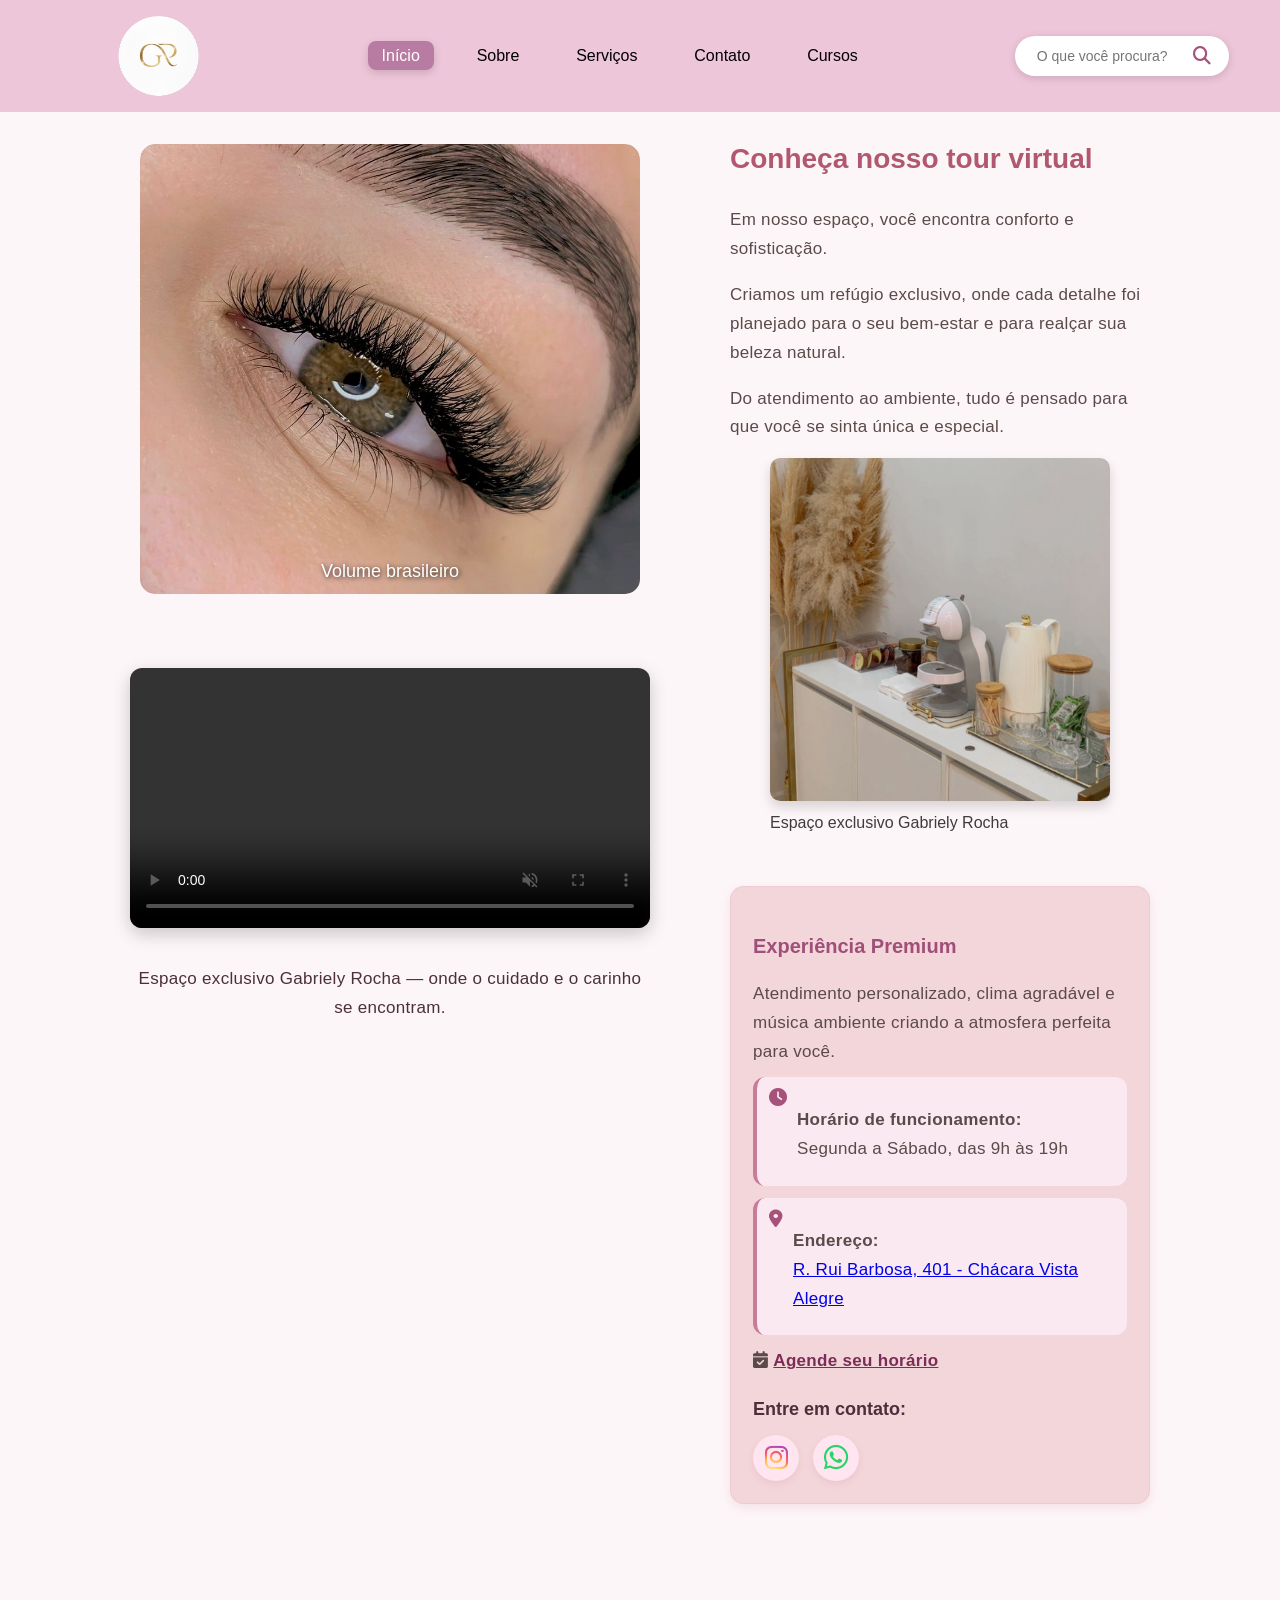
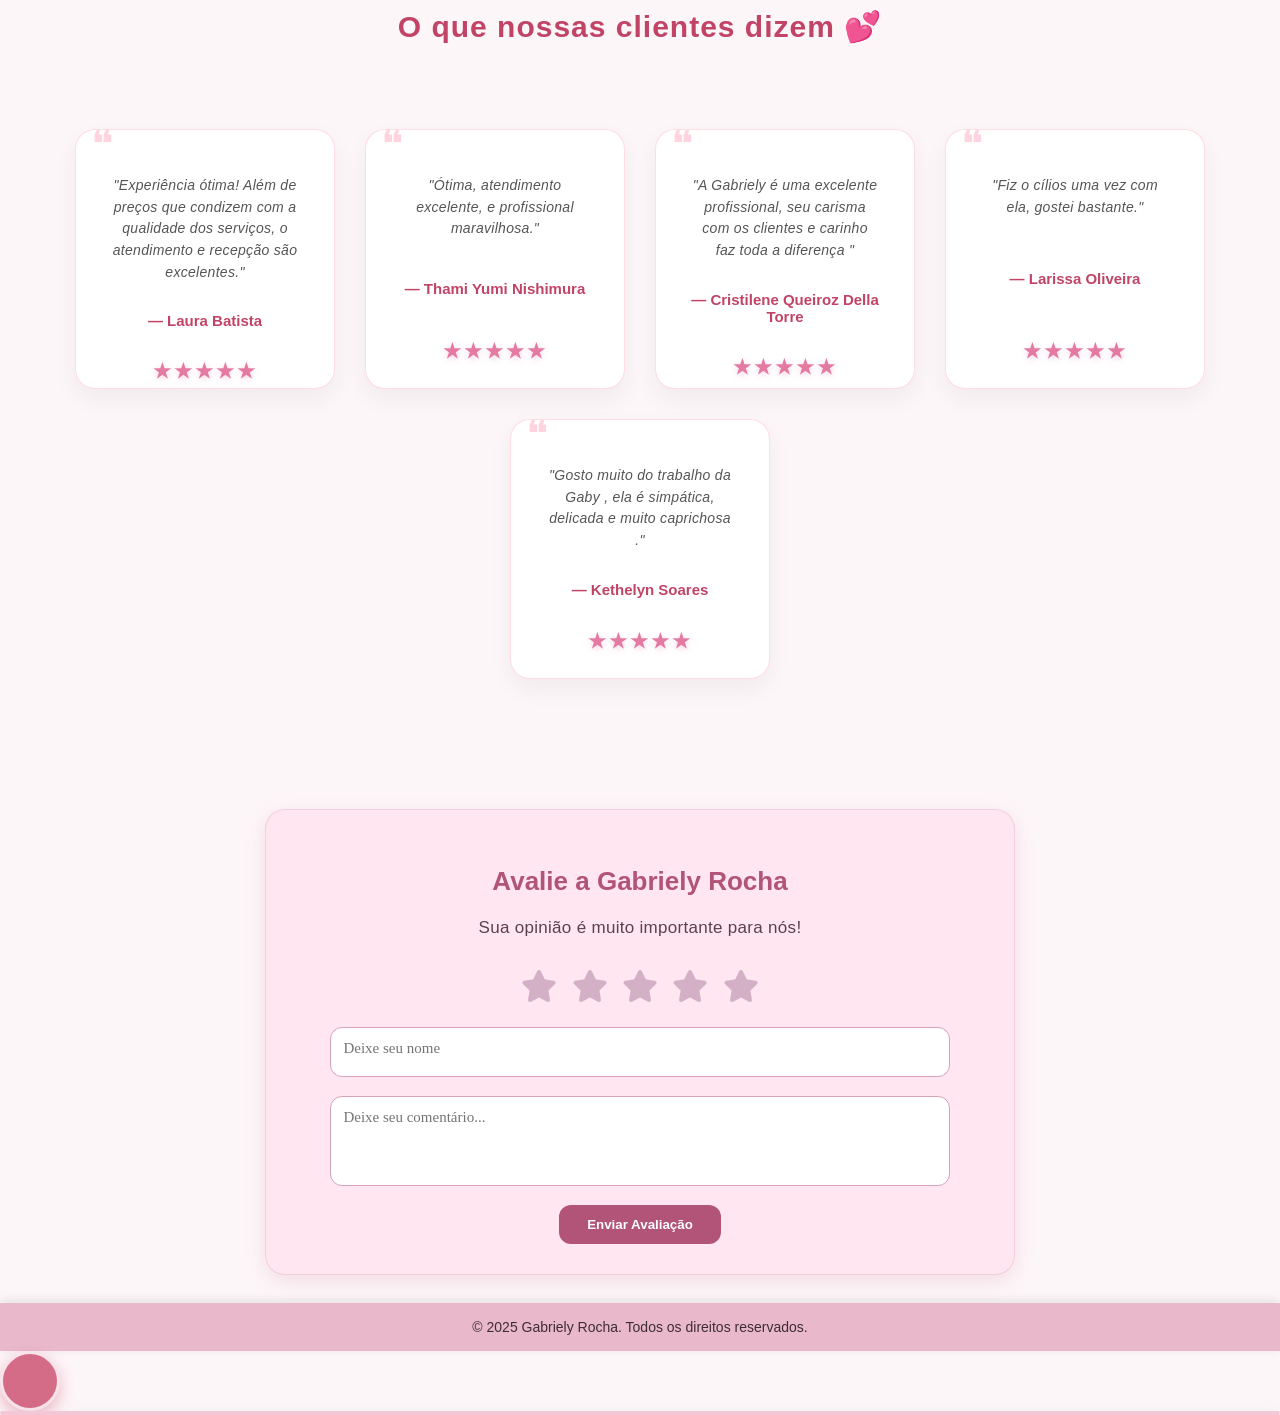
<file: index.html>
<!DOCTYPE html>
<html lang="pt-br">

<head>
    <meta charset="UTF-8">
    <meta name="viewport" content="width=device-width, initial-scale=1.0">
    <title>Home - Gabriely Rocha</title>

    <!-- CSS principal -->
    <link rel="stylesheet" href="./css/nav.css">
    <link rel="stylesheet" href="css/style.css">

    <!-- Ícone da aba -->
    <link rel="shortcut icon" href="./img/logo.ico" type="image/x-icon">

    <!-- Ícones (Font Awesome) -->
    <link rel="stylesheet" href="https://cdnjs.cloudflare.com/ajax/libs/font-awesome/6.5.0/css/all.min.css">
</head>

<body>
    <!-- =====  CABEÇALHO ===== -->
    <header class="header">
        <div class="container">
            <!-- Logo -->
            <img src="./img/logo.png" alt="Logo Gabriely Rocha" class="logo">

            <!-- Navegação principal -->
            <nav class="navbar">
                <ul class="menu">
                    <li><a href="./index.html" class="ativo">Início</a></li>
                    <li><a href="./pages/sobre.html">Sobre</a></li>
                    <li><a href="./pages/servico.html">Serviços</a></li>
                    <li><a href="./pages/contatos.html">Contato</a></li>
                    <li><a href="./pages/curso.html">Cursos</a></li>
                </ul>
            </nav>

            <!-- Botão Hambúrguer (mobile) -->
            <div class="hamburger">
                <span></span>
                <span></span>
                <span></span>
            </div>


            <!-- Campo de busca -->
            <div class="search-box">
                <input type="text" placeholder="O que você procura?">
                <button aria-label="Buscar"><i class="fa fa-search"></i></button>
            </div>
            <div id="search-results"></div>

        </div>
    </header>

    <!-- ===== SEÇÃO PRINCIPAL ===== -->
    <main>
        <h1 class="titulo-inicio">Início</h1>

        <!-- ==== COLUNA ESQUERDA ==== -->
        <div class="left-content">
            <!-- ===== CARROSSEL DE IMAGENS ===== -->
            <div class="slideshow-container">

                <!-- Slide 1 -->
                <div class="mySlides fade">
                    <div class="numbertext"></div>
                    <img class="imgslide" src="./img/cilios1.jpeg" alt=" Estilo do Cílios">
                    <div class="text">Volume brasileiro</div>
                </div>

                <!-- Slide 2 -->
                <div class="mySlides fade">
                    <div class="numbertext"></div>
                    <img class="imgslide" src="./img/sobrancelha3.png" alt="Tecnica sobrancelha brow lamination">
                    <div class="text">Sobrancelha</div>
                </div>

                <!-- Slide 3 -->
                <div class="mySlides fade">
                    <div class="numbertext"></div>
                    <img class="imgslide" src="./img/cilios2.jpeg" alt=" Estilos de Cílios">
                    <div class="text">Fox eyes</div>
                </div>

                <!-- Slide 4 -->
                <div class="mySlides fade">
                    <div class="numbertext"></div>
                    <img class="imgslide" src="./img/sobrancelha2.jpeg" alt=" Tecnica de renna na sobrancelha">
                    <div class="text">Sobrancelha</div>
                </div>
            </div>

            <!-- Pontinhos indicadores -->
            <div style="text-align:center">
                <span class="dot" onclick="currentSlide(1)"></span>
                <span class="dot" onclick="currentSlide(2)"></span>
                <span class="dot" onclick="currentSlide(3)"></span>
                <span class="dot" onclick="currentSlide(4)"></span>
            </div>

            <!-- ===== VÍDEO PROMOCIONAL ===== -->
            <div class="video-container">
                <video controls autoplay muted loop>
                    <source src="img/studio.mp4" type="video/mp4">
                    Seu navegador não suporta vídeos.
                </video>
            </div>

            <!-- Descrição -->
            <p class="description">
                Espaço exclusivo Gabriely Rocha — onde o cuidado e o carinho se encontram.
            </p>
        </div>

        <!-- ==== COLUNA DIREITA ==== -->
        <div class="right-content">
            <h2>Conheça nosso tour virtual</h2>
            <p>Em nosso espaço, você encontra conforto e sofisticação.
            </p>
            <p>Criamos um refúgio exclusivo, onde cada detalhe foi planejado para o seu bem-estar e para realçar sua
                beleza natural.</p>
            <p>Do atendimento ao ambiente, tudo é pensado para que você se sinta única e especial.</p>


            <!-- Imagem destacada -->
            <figure class="image-highlight">
                <img src="img/cantinho.png" alt="Cantinho do café do espaço da gabrielly rocha">
                <figcaption>Espaço exclusivo Gabriely Rocha</figcaption>
            </figure>


            <!-- ===== ADIÇÕES AQUI ===== -->
            <div class="extra-content">
                <h3> Experiência Premium</h3>
                <p> Atendimento personalizado, clima agradável e música ambiente criando a atmosfera perfeita para você.
                </p>

                <div class="info-card">
                    <i class="fa-solid fa-clock"></i>
                    <p><strong>Horário de funcionamento:</strong><br>Segunda a Sábado, das 9h às 19h</p>
                </div>
                <div class="info-card">
                    <i class="fa-solid fa-map-marker-alt"></i>
                    <p>
                        <strong>Endereço:</strong><br>
                        <a href="https://maps.app.goo.gl/HwuBzhrF27sr2scCA" target="_blank">
                            R. Rui Barbosa, 401 - Chácara Vista Alegre
                        </a>
                    </p>
                </div>
                <p class="agendar-horario">
                    <i class="fa-solid fa-calendar-check agendar-icone"></i>
                    <a href="./pages/contatos.html" class="link-agendamento">Agende seu horário</a>
                </p>

                <h4 class="siga-nos-titulo">Entre em contato:</h4>

                <div class="icones-redes">
                    <!-- Link do Instagram -->
                    <a href="https://www.instagram.com/gabrielyrochabeauty/" target="_blank"
                        class="icone-link instagram">
                        <i class="fab fa-instagram"></i>
                    </a>

                    <!-- Link do WhatsApp -->
                    <a href="https://wa.me/5511997326767" target="_blank" class="icone-link whatsapp">
                        <i class="fab fa-whatsapp"></i>
                    </a>
                </div>


            </div>
        </div>

        <!-- ===== DEPOIMENTOS ===== -->
        <section class="depoimentos">
            <h2>O que nossas clientes dizem 💕</h2>

            <div class="testimonials-row">
                <div class="testimonial-card">
                    <p>"Experiência ótima! Além de preços que condizem com a qualidade dos serviços, o atendimento e
                        recepção são excelentes."</p>
                    <h4>— Laura Batista</h4>
                    <div class="stars">★★★★★</div>
                </div>

                <div class="testimonial-card">
                    <p>"Ótima, atendimento excelente, e profissional maravilhosa."</p>
                    <h4>— Thami Yumi Nishimura </h4>
                    <div class="stars">★★★★★</div>
                </div>

                <div class="testimonial-card">
                    <p>"A Gabriely é uma excelente profissional, seu carisma com os clientes e carinho faz toda a
                        diferença "</p>
                    <h4>— Cristilene Queiroz Della Torre</h4>
                    <div class="stars">★★★★★</div>
                </div>

                <div class="testimonial-card">
                    <p>"Fiz o cílios uma vez com ela, gostei bastante."</p>
                    <h4>— Larissa Oliveira</h4>
                    <div class="stars">★★★★★</div>
                </div>

                <div class="testimonial-card">
                    <p>"Gosto muito do trabalho da Gaby , ela é simpática, delicada e muito caprichosa ."</p>
                    <h4>— Kethelyn Soares </h4>
                    <div class="stars">★★★★★</div>
                </div>
            </div>
        </section>

    </main>
    <!-- ⭐ AVALIAÇÃO DO CLIENTE -->
    <section class="avaliacao-container">
        <div class="avaliacao-card">
            <h3 class="avalie-gaby">Avalie a Gabriely Rocha </h3>
            <p>Sua opinião é muito importante para nós!</p>

            <div class="estrelas">
                <i class="fa-solid fa-star" data-star="1"></i>
                <i class="fa-solid fa-star" data-star="2"></i>
                <i class="fa-solid fa-star" data-star="3"></i>
                <i class="fa-solid fa-star" data-star="4"></i>
                <i class="fa-solid fa-star" data-star="5"></i>
            </div>

            <textarea placeholder="Deixe seu nome" class="comentario-nome" id="nome"></textarea>
            <textarea placeholder="Deixe seu comentário..." class="comentario" id="comentario"></textarea>


            <button class="btn-enviar">Enviar Avaliação</button>

            <p class="msg-sucesso" style="display:none;">💗 Obrigada! Sua avaliação foi enviada.</p>
        </div>
    </section>





    <!-- ===== RODAPÉ ===== -->
    <footer class="footer">
        &copy; 2025 Gabriely Rocha. Todos os direitos reservados.
    </footer>

    <div vw class="enabled">
        <div vw-access-button class="active"></div>
        <div vw-plugin-wrapper>
            <div class="vw-plugin-top-wrapper"></div>
        </div>
    </div>
    <script src="https://vlibras.gov.br/app/vlibras-plugin.js"></script>
    <script>
        new window.VLibras.Widget('https://vlibras.gov.br/app');
    </script>
    <script src="https://cdn.userway.org/widget.js" data-account="aiWM53hyE5"></script>

    <script src="./js/script.js"></script>

</body>

</html>
</file>
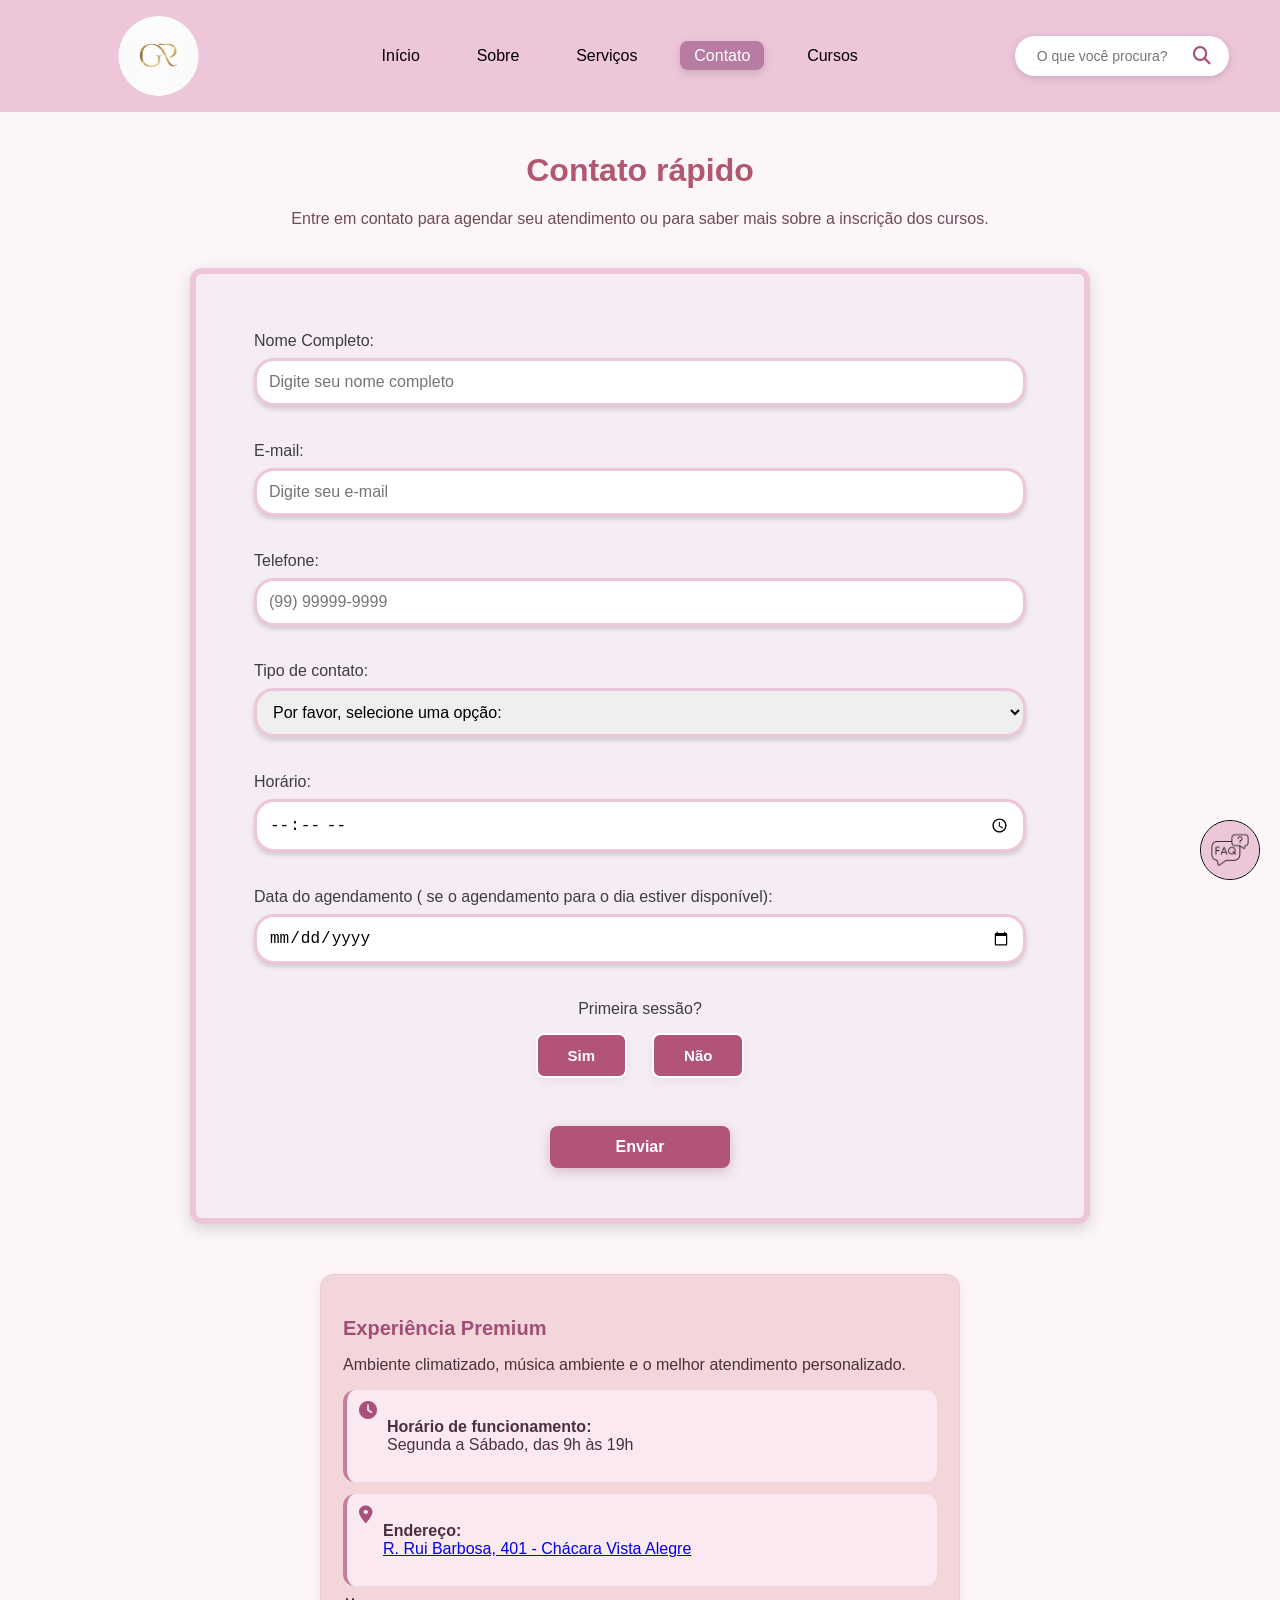
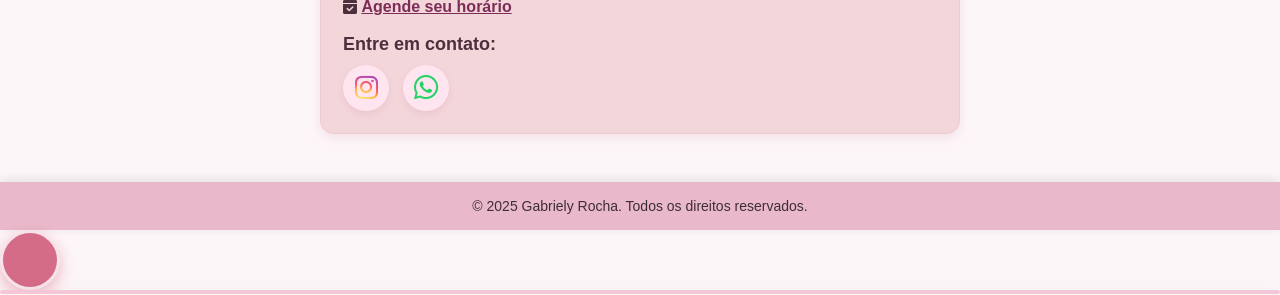
<file: pages/contatos.html>
<!DOCTYPE html>
<html lang="pt-BR">

<head>
    <meta charset="UTF-8">
    <meta name="viewport" content="width=device-width, initial-scale=1.0">
    <title>Site Gabriella Rocha</title>
    <link rel="shortcut icon" href="../img/logo.ico" type="image/x-icon">
    <link rel="stylesheet" href="../css/nav.css">
    <link rel="stylesheet" href="../css/contatos-style.css">
    <link rel="stylesheet" href="https://cdnjs.cloudflare.com/ajax/libs/font-awesome/6.4.0/css/all.min.css">
</head>

<body>




    <header class="header">
        <div class="container">
            <img src="../img/logo.png" alt="Logo Gabriella Rocha" class="logo">


            <nav class="navbar">
                <ul class="menu">
                    <li><a href="../index.html">Início</a></li>
                    <li><a href="./sobre.html">Sobre</a></li>
                    <li><a href="./servico.html">Serviços</a></li>
                    <li><a href="./contatos.html" class="ativo">Contato</a></li>
                    <li><a href="./curso.html">Cursos</a></li>
                </ul>
            </nav>

            <!-- Botão Hambúrguer (mobile) -->
            <div class="hamburger">
                <span></span>
                <span></span>
                <span></span>
            </div>
            <!-- Campo de busca -->
            <div class="search-box">
                <input type="text" placeholder="O que você procura?">
                <button aria-label="Buscar"><i class="fa fa-search"></i></button>
            </div>
            <div id="search-results"></div>

        </div>
    </header>



    <div class="fale-conosco">
        <h1>Contato rápido</h1>
        <p class="entra-em-contato">Entre em contato para agendar seu atendimento ou para saber mais sobre a inscrição
            dos cursos.</p>
    </div>

    <form class="formulario">

        <!-- Nome completo dividido (igual ao formulário simples) -->
        <div class="form-group">
            <label for="nome">Nome Completo:</label>
            <input type="text" id="nome" name="nome" placeholder="Digite seu nome completo" required>
        </div>

        <!-- E-mail -->
        <div class="form-group">
            <label for="email">E-mail:</label>
            <input type="email" id="email" name="email" placeholder="Digite seu e-mail" required>
        </div>
        <div class="form-group">
            <label for="telefone">Telefone:</label>
            <input type="tel" id="telefone" name="telefone" pattern="(\([0-9]{2}\))\s([0-9]{4,5})-([0-9]{4})"
                placeholder="(99) 99999-9999" title="Use o formato (99) 99999-9999" required>
        </div>

        <div class="form-group">
            <label for="tipo-contato">Tipo de contato:</label>
            <select id="tipo-contato" name="tipo-contato" required>
                <option value="" disabled selected>Por favor, selecione uma opção:</option>
                <option value="agendamento">Agendamento de Serviço</option>
                <option value="curso">Inscrição em Curso</option>
            </select>
        </div>

        <div class="form-group" id="grupo-horario">
            <label for="horario">Horário:</label>
            <input type="time" id="horario" name="horario" required>
        </div>

        <div class="form-group" id="grupo-data">
            <label for="data">Data do agendamento <span>( se o agendamento para o dia estiver
                    disponível)</span>:</label>
            <input type="date" id="data" name="data" required>
        </div>


        <div class="form-group primeira-sessao" id="grupo-primeira-sessao">

            <label class="primeira-sessao">Primeira sessão?</label>

            <div class="opcoes-sessao">
                <input type="radio" id="sessao-sim" name="primeira" value="Sim" required>
                <label class="botao-sessao" for="sessao-sim">Sim</label>

                <input type="radio" id="sessao-nao" name="primeira" value="Não" required>
                <label class="botao-sessao" for="sessao-nao">Não</label>
            </div>
        </div>

        <button class="botao-enviar" type="submit">Enviar</button>

    </form>

    </main>


    <div class="extra-content">
        <h3> Experiência Premium</h3>
        <p>Ambiente climatizado, música ambiente e o melhor atendimento personalizado.</p>

        <div class="info-card">
            <i class="fa-solid fa-clock"></i>
            <p><strong>Horário de funcionamento:</strong><br>Segunda a Sábado, das 9h às 19h</p>
        </div>
        <div class="info-card">
            <i class="fa-solid fa-map-marker-alt"></i>
            <p>
                <strong>Endereço:</strong><br>
                <a href="https://maps.app.goo.gl/HwuBzhrF27sr2scCA" target="_blank">
                    R. Rui Barbosa, 401 - Chácara Vista Alegre
                </a>
            </p>
        </div>
        <p class="agendar-horario">
            <i class="fa-solid fa-calendar-check agendar-icone"></i>
            <a href="./contatos.html" class="link-agendamento">Agende seu horário</a>
        </p>

        <h4 class="siga-nos-titulo">Entre em contato:</h4>

        <div class="icones-redes">
            <!-- Link do Instagram -->
            <a href="https://www.instagram.com/gabrielyrochabeauty/" target="_blank" class="icone-link instagram">
                <i class="fab fa-instagram"></i>
            </a>

            <!-- Link do WhatsApp -->
            <a href="https://wa.me/5511997326767" target="_blank" class="icone-link whatsapp">
                <i class="fab fa-whatsapp"></i>
            </a>
        </div>
    </div>
    <!-- Botão Flutuante do FAQ -->
    <div id="modal" class="faq-content">
        <span>
            <button class="close" onclick="toggleFAQ()">x</button>
        </span>
        <p class="perg">Perguntas frequentes</p>

        <p class="per">É normal os cílios naturais caírem?</p>
        <p class="res">É normal que alguns fios caiam, pois isso faz parte do ciclo natural de renovação dos pelos, que
            ocorre a cada 4 meses, em média. As extensões, quando aplicadas corretamente, não alteram esse ciclo e caem
            junto com os fios naturais.</p>
        <br>

        <p class="per">Pode usar máscara de cílios?</p>
        <p class="res">Se forem à base de água, sim. Porém não há necessidade, pois as extensões de cílios
            substituem completamente o uso da máscara, dando maior praticidade ao seu dia-a-dia.</p>
        <br>

        <p class="per">Qual a durabilidade da extensão de cílios?</p>
        <p class="res">Não há uma regra, pois a durabilidade está diretamente ligada ao ciclo de crescimento dos
            cílios naturais e dos cuidados recomendados para as extensões. Porém para manter os cílios sempre
            impecáveis e bonitos sugerimos manutenções entre 15 e 20 dias após a primeira aplicação.</p>
        <br>

        <p class="per">Como cuidar do alongamento de cílios?</p>
        <p class="res">Para manter suas extensões sempre bonitas é necessário seguir alguns cuidados como: lave
            os olhos com shampoo de bebê pelo menos 3 vezes por semana, retire sempre todo o resíduo de
            maquiagem, escove as extensões para mantê-las alinhadas, evite o uso de máscara de cílios ou
            produtos à base de óleo e evite coçar os olhos. Seguindo essas regrinhas, com certeza sua extensão
            durará por muito mais tempo.</p>
        <br>

        <p class="per">O que é henna? Quanto tempo dura?</p>
        <p class="res">A henna é um corante natural extraído de uma planta transformado em pó, serve para
            preencher falhas temporariamente, dura entre 3 e 15 dias</p>
        <br>
    </div>
    <!-- Botão para abrir/fechar -->
    <button onclick="toggleFAQ()" class="faq-float">
        <img src="../img/faq.png" alt="Fale conosco" class="faq">
    </button>



    </div>
    <footer class="footer">
        &copy; 2025 Gabriely Rocha. Todos os direitos reservados.
    </footer>
    <script src="../js/contato-script.js"></script>


    <!--Acessibilidade-->

    <div vw class="enabled">
        <div vw-access-button class="active"></div>
        <div vw-plugin-wrapper>
            <div class="vw-plugin-top-wrapper"></div>
        </div>
    </div>
    <script src="https://vlibras.gov.br/app/vlibras-plugin.js"></script>
    <script>
        new window.VLibras.Widget('https://vlibras.gov.br/app');
    </script>

    <script src="https://cdn.userway.org/widget.js" data-account="aiWM53hyE5"></script>
</body>

</html>
</file>
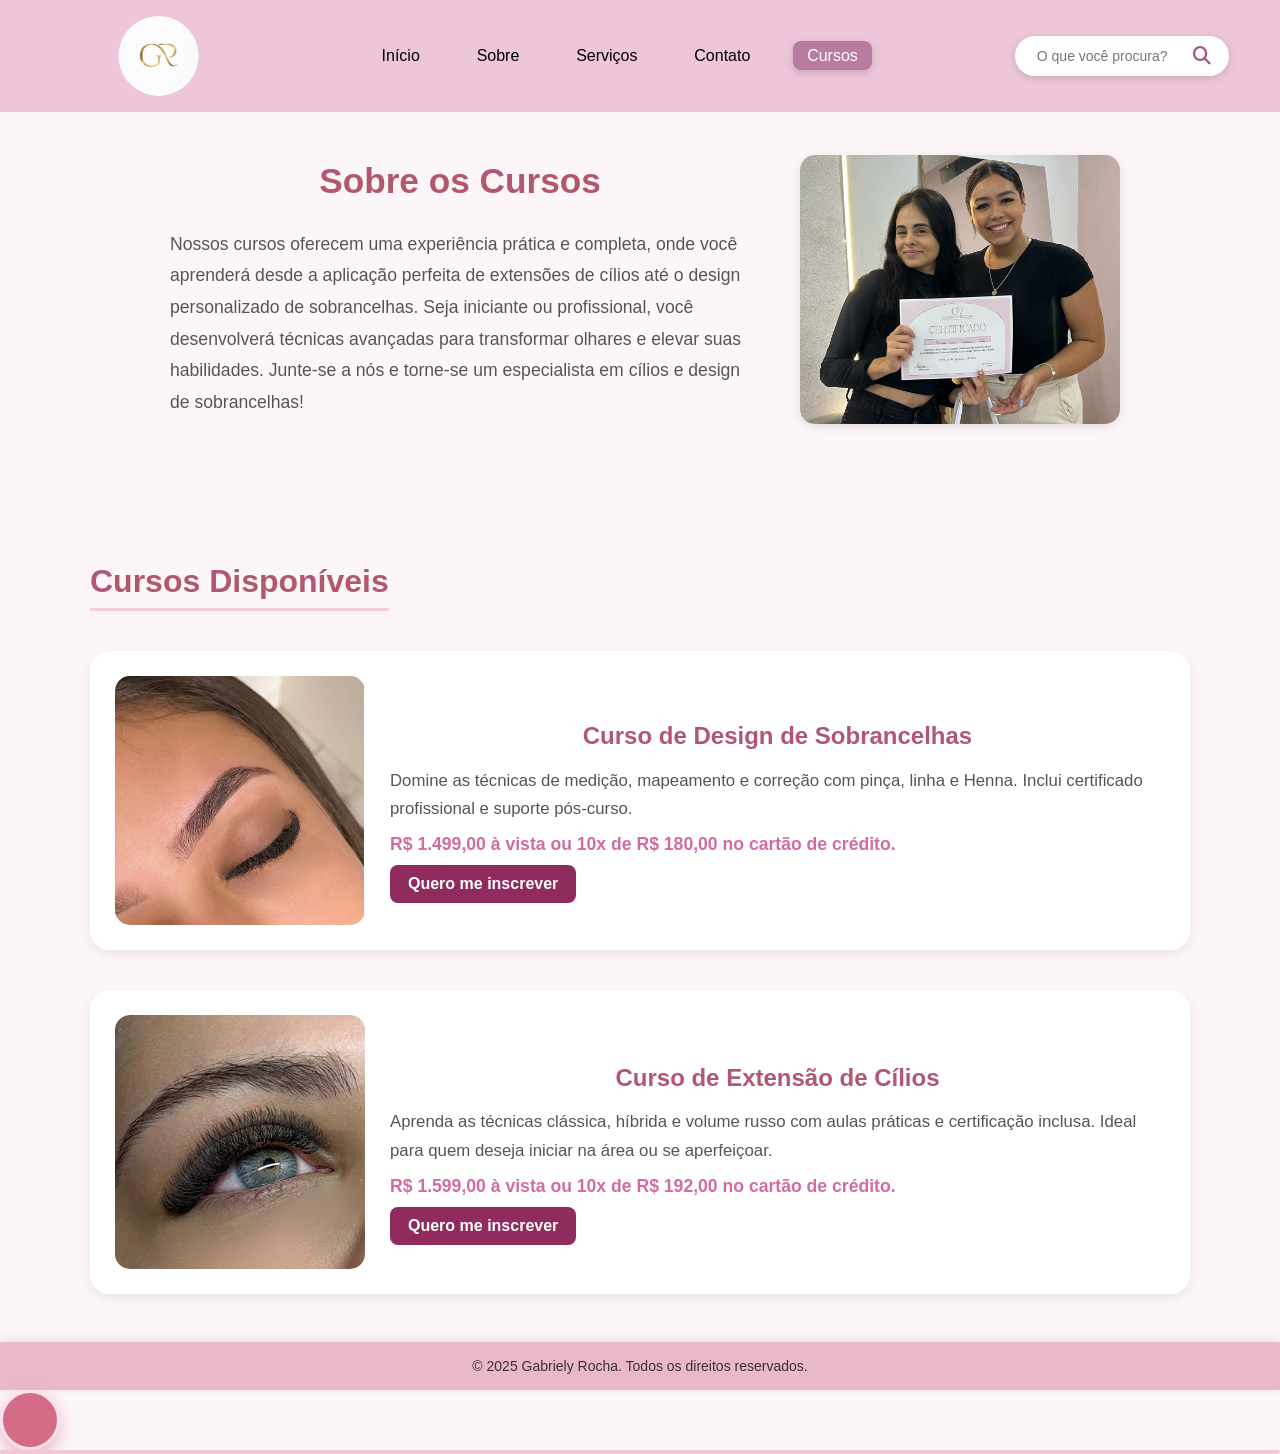
<file: pages/curso.html>
<!DOCTYPE html>
<html lang="pt-BR">

<head>
    <meta charset="UTF-8">
    <meta name="viewport" content="width=device-width, initial-scale=1.0">
    <title>Cursos - Gabriely Rocha</title>
    <link rel="stylesheet" href="../css/cursos-style.css">
    <link rel="shortcut icon" href="../img/logo.ico" type="image/x-icon">
    <link rel="stylesheet" href="https://cdnjs.cloudflare.com/ajax/libs/font-awesome/6.4.0/css/all.min.css" />
    <link rel="stylesheet" href="../css/nav.css">
</head>

<body>
    <!-- ===== CABEÇALHO ===== -->
    <header class="header">
        <div class="container">
            <img src="../img/logo.png" alt="Logo Gabriella Rocha" class="logo">


            <nav class="navbar">
                <ul class="menu">
                    <li><a href="../index.html">Início</a></li>
                    <li><a href="./sobre.html">Sobre</a></li>
                    <li><a href="./servico.html">Serviços</a></li>
                    <li><a href="./contatos.html">Contato</a></li>
                    <li><a href="./curso.html" class="ativo">Cursos</a></li>
                </ul>
            </nav>

            <!-- Botão Hambúrguer (mobile) -->
            <div class="hamburger">
                <span></span>
                <span></span>
                <span></span>
            </div>
            <!-- Campo de busca -->
            <div class="search-box">
                <input type="text" placeholder="O que você procura?">
                <button aria-label="Buscar"><i class="fa fa-search"></i></button>
            </div>
            <div id="search-results"></div>

        </div>
    </header>

    <!-- ===== CONTEÚDO ===== -->
    <main>
        <section class="intro-curso">
            <div class="texto-intro">
                <h2>Sobre os Cursos</h2>
                <p>
                    Nossos cursos oferecem uma experiência prática e completa, onde você aprenderá desde a aplicação
                    perfeita de extensões de cílios até o design personalizado de sobrancelhas. Seja iniciante ou
                    profissional, você desenvolverá técnicas avançadas para transformar olhares e elevar suas
                    habilidades. Junte-se a nós e torne-se um especialista em cílios e design de sobrancelhas!
                </p>
            </div>
            <img src="../img/sobrecurso.png" alt="Gaby com certificado" class="img-intro">
        </section>

        <!-- ===== SEÇÃO DE CURSOS ===== -->
        <section class="lista-cursos">
            <h2>Cursos Disponíveis</h2>

            <div class="curso-card">
                <img src="../img/Capturar2.PNG" alt="Curso Extensão de Cílios" />
                <div class="curso-info">
                    <h3>Curso de Design de Sobrancelhas</h3>
                    <p>
                        Domine as técnicas de medição, mapeamento e correção com pinça, linha e Henna. Inclui
                        certificado profissional e suporte pós-curso.
                    </p>
                    <span class="valor">R$ 1.499,00 à vista ou 10x de R$ 180,00 no cartão de crédito.</span>
                    <a href="contatos.html" class="btn-inscrever">Quero me inscrever</a>
                </div>
            </div>

            <div class="curso-card">
                <img src="../img/Capturar10.PNG" alt="Curso Design de Sobrancelhas" />
                <div class="curso-info">
                    <h3>Curso de Extensão de Cílios</h3>
                    <p>
                        Aprenda as técnicas clássica, híbrida e volume russo com aulas práticas e certificação inclusa.
                        Ideal para quem deseja iniciar na área ou se aperfeiçoar.
                    </p>
                    <span class="valor">R$ 1.599,00 à vista ou 10x de R$ 192,00 no cartão de crédito.</span>
                    <a href="contatos.html" class="btn-inscrever">Quero me inscrever</a>
                </div>
            </div>


        </section>
    </main>



    <!-- ===== RODAPÉ ===== -->
    <footer class="footer">
        &copy; 2025 Gabriely Rocha. Todos os direitos reservados.
    </footer>


    <div vw class="enabled">
        <div vw-access-button class="active"></div>
        <div vw-plugin-wrapper>
            <div class="vw-plugin-top-wrapper"></div>
        </div>
    </div>
    <script src="https://vlibras.gov.br/app/vlibras-plugin.js"></script>
    <script>
        new window.VLibras.Widget('https://vlibras.gov.br/app');
    </script>

    <script src="https://cdn.userway.org/widget.js" data-account="aiWM53hyE5"></script>


    <script src="../js/cursos-script.js"></script>
</body>

</html>
</file>
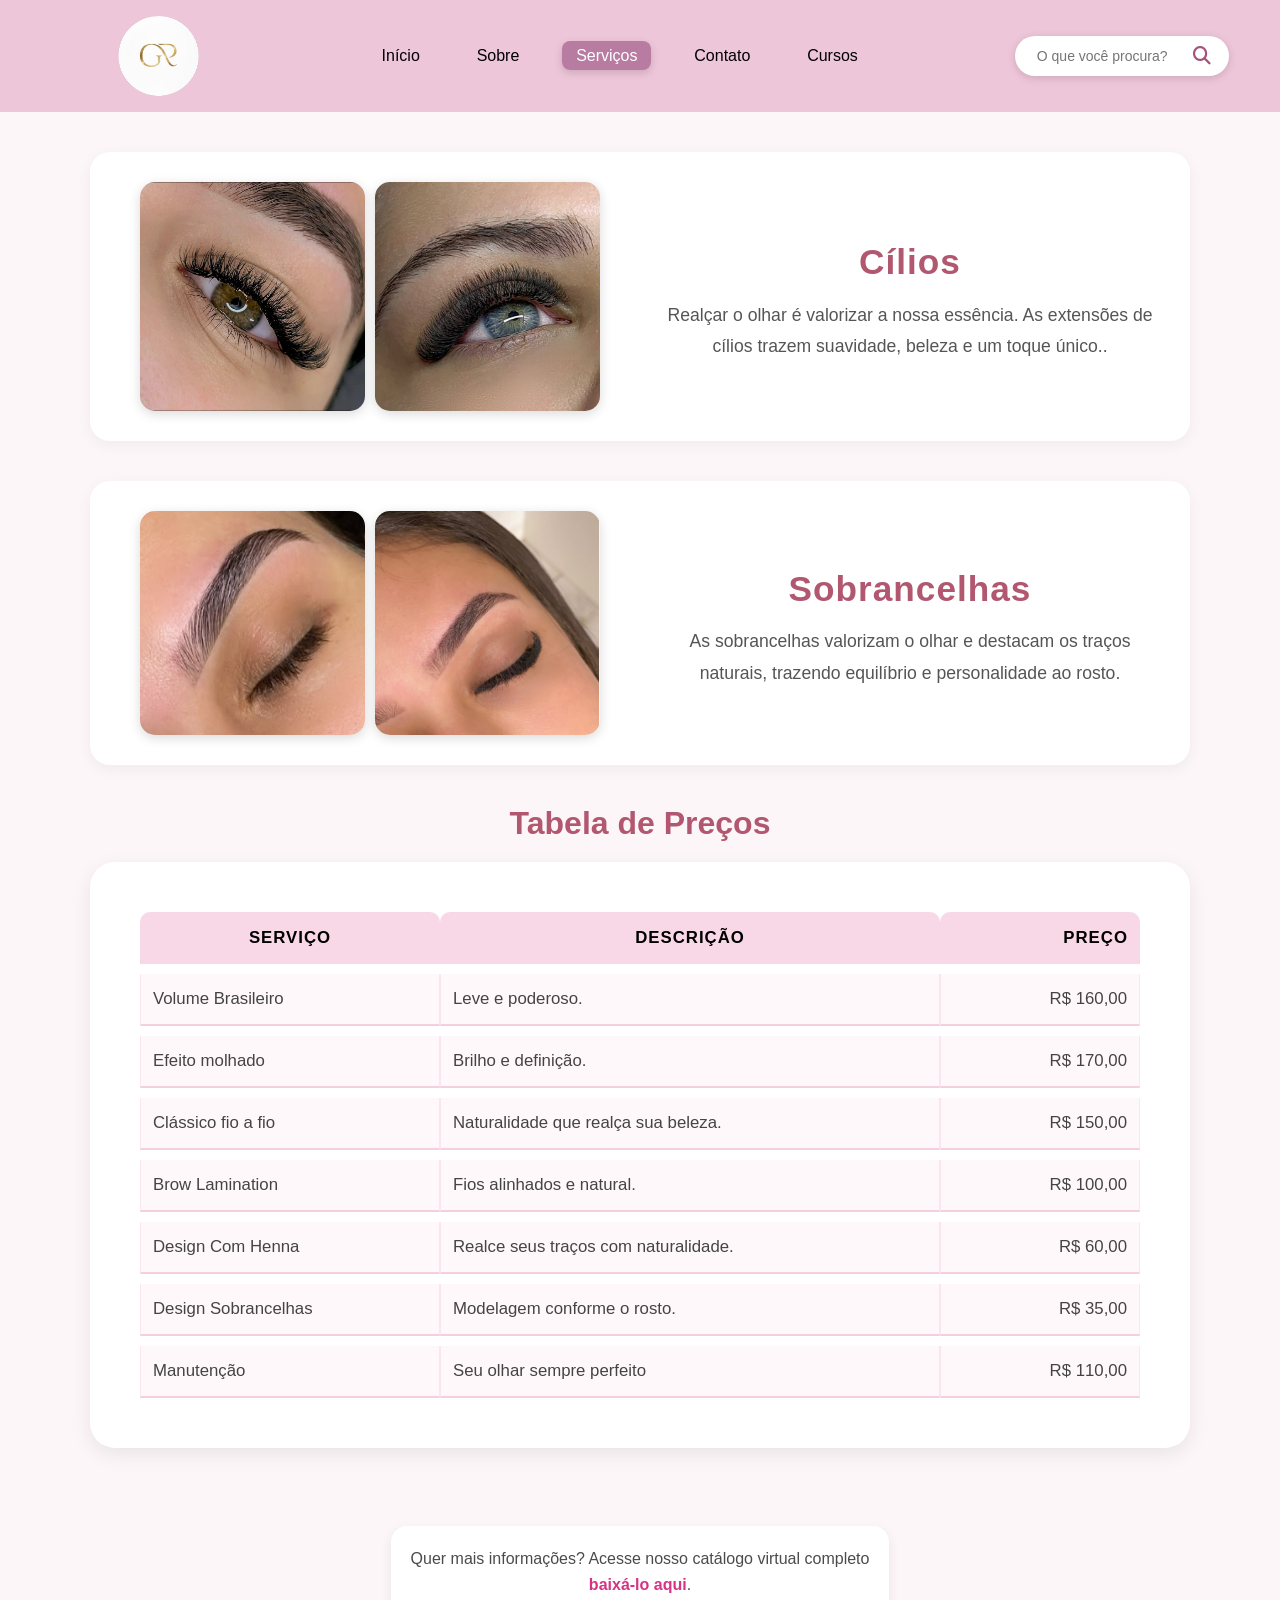
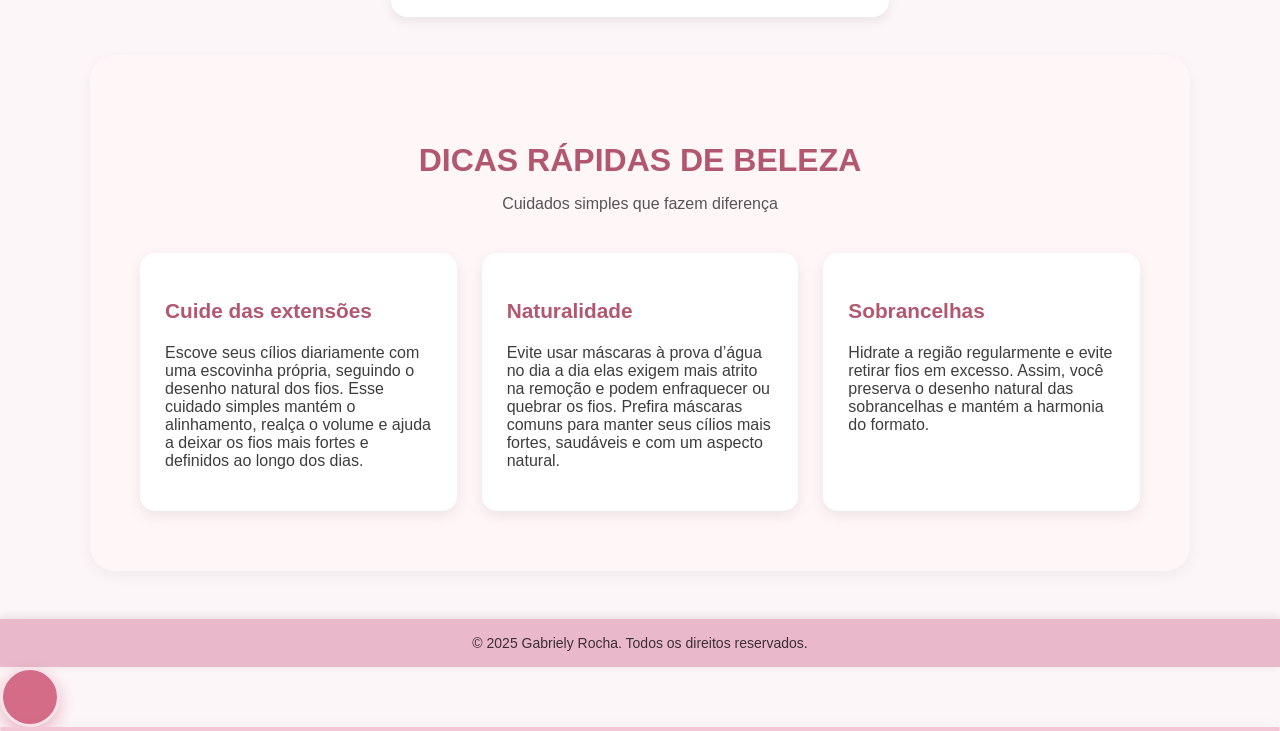
<file: pages/servico.html>
<!DOCTYPE html>
<html lang="pt-BR">

<head>
    <meta charset="UTF-8">
    <meta name="viewport" content="width=device-width, initial-scale=1.0">
    <title>Serviços - Gabriely Rocha</title>

    <link rel="stylesheet" href="../css/servico-style.css">
    <link rel="stylesheet" href="../css/nav.css">
    <link rel="shortcut icon" href="../img/logo.ico" type="image/x-icon">
    <link rel="stylesheet" href="https://cdnjs.cloudflare.com/ajax/libs/font-awesome/6.4.0/css/all.min.css">
</head>


<body>

    <header class="header">
        <div class="container">
            <img src="../img/logo.png" alt="Logo Gabrielly Rocha" class="logo">

            <nav class="navbar">
                <ul class="menu">
                    <li><a href="../index.html">Início</a></li>
                    <li><a href="./sobre.html">Sobre</a></li>
                    <li><a href="./servico.html" class="ativo">Serviços</a></li>
                    <li><a href="./contatos.html">Contato</a></li>
                    <li><a href="./curso.html">Cursos</a></li>
                </ul>
            </nav>

            <div class="hamburger">
                <span></span><span></span><span></span>
            </div>

            <div class="search-box">
                <input type="text" placeholder="O que você procura?">
                <button><i class="fa fa-search"></i></button>
            </div>

            <div id="search-results"></div>
        </div>
    </header>

    <main>
        <h1 class="titulo-servicos">Serviços</h1>
        <!-- seção padrão: texto primeiro, imagens depois (desktop) -->
        <section class="servico" id="cilios">
            <div class="servico-texto">
                <h2>Cílios</h2>
                <p>Realçar o olhar é valorizar a nossa essência. As extensões de cílios trazem suavidade, beleza e um
                    toque único..</p>
            </div>

            <div class="servico-imagens">
                <img src="../img/Capturar.PNG" alt="Modelo 1">
                <img src="../img/Capturar10.PNG" alt="Modelo 2">
            </div>
        </section>

        <!-- seção invertida -->
        <section class="servico servico--reverse" id="sobrancelhas">
            <div class="servico-imagens">
                <img src="../img/Capturar12.PNG" alt="Sobrancelha 1">
                <img src="../img/Capturar2.PNG" alt="Sobrancelha 2">
            </div>

            <div class="servico-texto">
                <h2>Sobrancelhas</h2>
                <p>As sobrancelhas valorizam o olhar e destacam os traços naturais, trazendo equilíbrio e personalidade
                    ao rosto.</p>
            </div>
        </section>

        <h2 class="titulo-tabela-precos">Tabela de Preços</h2>

        <section class="tabela-precos">
            <table>
                <thead>
                    <tr>
                        <th>Serviço</th>
                        <th>Descrição</th>
                        <th>Preço</th>
                    </tr>
                </thead>

                <tbody>
                    <tr>
                        <td data-label="Serviço">Volume Brasileiro</td>
                        <td data-label="Descrição">Leve e poderoso.</td>
                        <td data-label="Preço">R$ 160,00</td>
                    </tr>
                    <tr>
                        <td data-label="Serviço">Efeito molhado</td>
                        <td data-label="Descrição">Brilho e definição.</td>
                        <td data-label="Preço">R$ 170,00</td>
                    </tr>
                    <tr>
                        <td data-label="Serviço">Clássico fio a fio</td>
                        <td data-label="Descrição">Naturalidade que realça sua beleza.</td>
                        <td data-label="Preço">R$ 150,00</td>
                    </tr>
                    <tr>
                        <td data-label="Serviço">Brow Lamination</td>
                        <td data-label="Descrição">Fios alinhados e natural.</td>
                        <td data-label="Preço">R$ 100,00</td>
                    </tr>
                    <tr>
                        <td data-label="Serviço">Design Com Henna</td>
                        <td data-label="Descrição">Realce seus traços com naturalidade.</td>
                        <td data-label="Preço">R$ 60,00</td>
                    </tr>
                    <tr>
                        <td data-label="Serviço">Design Sobrancelhas</td>
                        <td data-label="Descrição">Modelagem conforme o rosto.</td>
                        <td data-label="Preço">R$ 35,00</td>
                    </tr>
                    <tr>
                        <td data-label="Serviço">Manutenção</td>
                        <td data-label="Descrição">Seu olhar sempre perfeito</td>
                        <td data-label="Preço">R$ 110,00</td>
                    </tr>
                </tbody>
            </table>
        </section>
        <br>

        <div class="catalogo">
            <p>Quer mais informações? Acesse nosso catálogo virtual completo <br><a href="../doc/CatalogoGR.pdf"
                    download>baixá-lo
                    aqui</a>.</p>

        </div>
        <br>

        <section class="dicas">
            <h2>Dicas Rápidas de Beleza</h2>
            <p class="dicas-intro">Cuidados simples que fazem diferença</p>

            <div class="dicas-container">
                <div class="dica-card">
                    <h3>Cuide das extensões</h3>
                    <p>Escove seus cílios diariamente com uma escovinha própria, seguindo o desenho natural dos
                        fios. Esse cuidado simples mantém o alinhamento, realça o volume e ajuda a deixar os fios mais
                        fortes e definidos ao longo dos dias.</p>
                </div>

                <div class="dica-card">
                    <h3>Naturalidade</h3>
                    <p>Evite usar máscaras à prova d’água no dia a dia elas exigem mais atrito na remoção e podem
                        enfraquecer ou quebrar os fios. Prefira máscaras comuns para manter seus cílios mais fortes,
                        saudáveis e com um aspecto natural.</p>
                </div>

                <div class="dica-card">
                    <h3>Sobrancelhas</h3>
                    <p>Hidrate a região regularmente e evite retirar fios em excesso. Assim, você preserva o desenho
                        natural das sobrancelhas e mantém a harmonia do formato.</p>
                </div>
            </div>
        </section>

    </main>

    <footer class="footer">
        &copy; 2025 Gabriely Rocha. Todos os direitos reservados.
    </footer>

    <!-- SCRIPTS -->
    <script src="https://cdn.userway.org/widget.js" data-account="aiWM53hyE5"></script>
    <script src="../js/servico-script.js"></script>

    <!-- VLibras (LIBRAS funcionando) -->
    <div vw class="enabled">
        <div vw-access-button class="active"></div>
        <div vw-plugin-wrapper>
            <div class="vw-plugin-top-wrapper"></div>
        </div>
    </div>

    <script src="https://vlibras.gov.br/app/vlibras-plugin.js"></script>
    <script>
        new window.VLibras.Widget('https://vlibras.gov.br/app');
    </script>

</body>

</html>
</file>
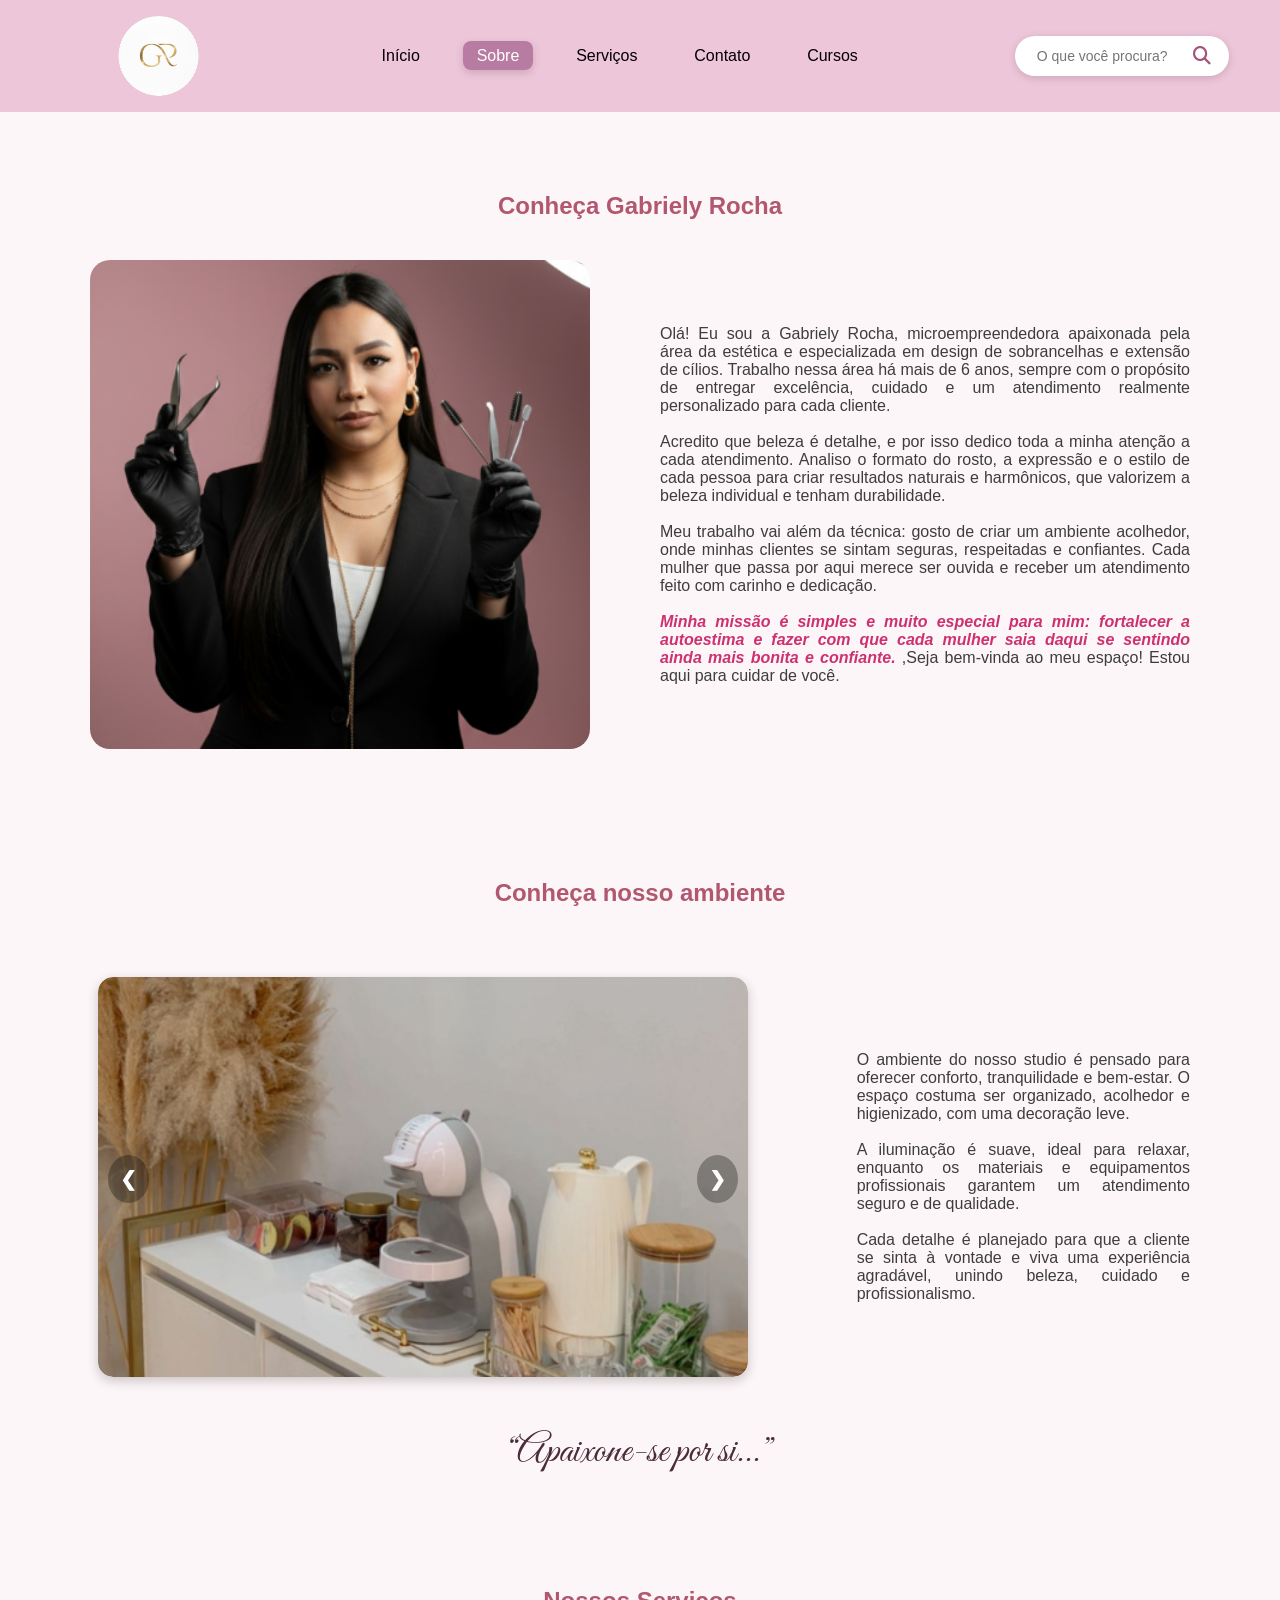
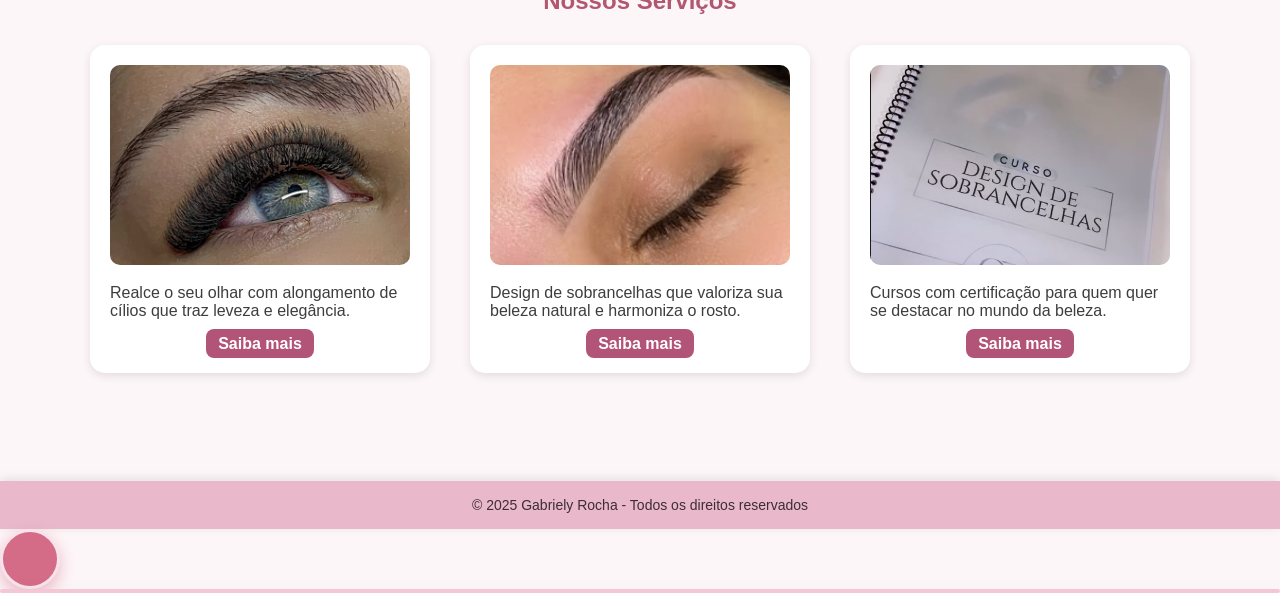
<file: pages/sobre.html>
<!DOCTYPE html>
<html lang="pt-br">

<head>
    <meta charset="UTF-8">
    <meta name="viewport" content="width=device-width, initial-scale=1.0">
    <title>Sobre</title>
    <link rel="shortcut icon" href="../img/logo.ico" type="image/x-icon">
    <link rel="stylesheet" href="../css/nav.css">
    <link rel="stylesheet" href="../css/sobre-style.css">
    <link rel="stylesheet" href="https://cdnjs.cloudflare.com/ajax/libs/font-awesome/6.4.0/css/all.min.css" />
    <link href="https://fonts.googleapis.com/css2?family=Great+Vibes&display=swap" rel="stylesheet">
</head>

<body>
    <!-- ===== CABEÇALHO ===== -->
    <header class="header">
        <div class="container">
            <img src="../img/logo.png" alt="Logo Gabriely Rocha" class="logo">




            <nav class="navbar">
                <ul class="menu">
                    <li><a href="../index.html">Início</a></li>
                    <li><a href="./sobre.html" class="ativo">Sobre</a></li>
                    <li><a href="./servico.html">Serviços</a></li>
                    <li><a href="./contatos.html">Contato</a></li>
                    <li><a href="./curso.html">Cursos</a></li>
                </ul>
            </nav>

            <!-- Botão Hambúrguer (mobile) -->
            <div class="hamburger">
                <span></span>
                <span></span>
                <span></span>
            </div>
            <!-- Campo de busca -->
            <div class="search-box">
                <input type="text" placeholder="O que você procura?">
                <button aria-label="Buscar"><i class="fa fa-search"></i></button>
            </div>
            <div id="search-results"></div>

        </div>
    </header>

    <!-- ===== CONTEÚDO PRINCIPAL ===== -->
    <main>
        <section class="sobre">
            <h2>Conheça Gabriely Rocha</h2>

            <div class="sobre-gaby">
                <img src="../img/gabyyy.png" alt="Foto de Gabriely Rocha" class="foto">
                <p>
                    Olá! Eu sou a Gabriely Rocha, microempreendedora apaixonada pela área da estética e especializada
                    em design de sobrancelhas e extensão de cílios. Trabalho nessa área há mais de 6 anos, sempre com o
                    propósito de entregar excelência, cuidado e um atendimento realmente personalizado para cada
                    cliente.
                    <br><br>
                    Acredito que beleza é detalhe, e por isso dedico toda a minha atenção a cada atendimento. Analiso o
                    formato do rosto, a expressão e o estilo de cada pessoa para criar resultados naturais e harmônicos,
                    que valorizem a beleza individual e tenham durabilidade.
                    <br><br>
                    Meu trabalho vai além da técnica: gosto de criar um ambiente acolhedor, onde minhas clientes se
                    sintam seguras, respeitadas e confiantes. Cada mulher que passa por aqui merece ser ouvida e receber
                    um atendimento feito com carinho e dedicação.
                    <br><br>
                    <strong>Minha missão é simples e muito especial para mim: fortalecer a autoestima e fazer com que
                        cada mulher saia daqui se sentindo ainda mais bonita e confiante.
                    </strong>,Seja bem-vinda ao meu espaço! Estou aqui para cuidar de você.

                </p>
            </div>
        </section>
        <h2 class="ambiente">Conheça nosso ambiente</h2>
        <div class="local">
            <div class="slideshow-container2">

                <div class="mySlides2 fade">
                    <img class="imgslide" src="../img/cantinho.png" alt="cantinho do café">

                </div>

                <div class="mySlides2 fade">
                    <img class="imgslide" src="../img/parede.png" alt="parede com sua logo">

                </div>

                <div class="mySlides2 fade">
                    <img class="imgslide" src="../img/maca.png" alt="maca de atendimento">

                </div>


                <!-- Botões -->
                <a class="prev" onclick="plusSlides2(-1)">&#10094;</a>
                <a class="next" onclick="plusSlides2(1)">&#10095;</a>
            </div>




            <div class="texto">
                <p>O ambiente do nosso studio é pensado para oferecer conforto, tranquilidade e bem-estar.
                    O espaço costuma ser organizado, acolhedor e higienizado, com uma decoração leve.
                    <br><br>
                    A iluminação é suave, ideal para relaxar, enquanto os materiais e equipamentos profissionais
                    garantem um atendimento seguro e de qualidade.
                    <br><br>
                    Cada detalhe é planejado para que a cliente se sinta à vontade e viva uma experiência agradável,
                    unindo beleza, cuidado e profissionalismo.

                </p>
            </div>
        </div>
        <p class="frase">“Apaixone-se por si...”</p>

        <!-- ===== SERVIÇOS ===== -->
        <section class="servicos">
            <h2 class="ser">Nossos Serviços</h2>

            <div class="cards-container" id="meuCard">
                <div class="card">
                    <img src="../img/Capturar10.PNG" alt="Alongamento de cílios">
                    <p>Realce o seu olhar com alongamento de cílios que traz leveza e elegância.</p>


                    <a href="servico.html" class="link">Saiba mais</a>

                </div>
                <div class="card" id="meuCard">
                    <img src="../img/Capturar12.PNG" alt="Design de sobrancelhas">
                    <p>Design de sobrancelhas que valoriza sua beleza natural e harmoniza o rosto.</p>



                    <a href="servico.html#sobrancelhas" class="link">Saiba mais</a>
                </div>

                <div class="card" id="meuCard">
                    <img src="../img/curso.PNG" alt="Curso de design de sobrancelhas">
                    <p>Cursos com certificação para quem quer se destacar no mundo da beleza.</p>

                    <a href="curso.html" class="link">Saiba mais</a>
                </div>
            </div>
        </section>
    </main>


    <!-- ===== RODAPÉ ===== -->
    <footer class="rodape">
        © 2025 Gabriely Rocha - Todos os direitos reservados
    </footer>


    <div vw class="enabled">
        <div vw-access-button class="active"></div>
        <div vw-plugin-wrapper>
            <div class="vw-plugin-top-wrapper"></div>
        </div>
    </div>
    <script src="https://vlibras.gov.br/app/vlibras-plugin.js"></script>
    <script>
        new window.VLibras.Widget('https://vlibras.gov.br/app');
    </script>

    <script src="https://cdn.userway.org/widget.js" data-account="aiWM53hyE5"></script>


    <script src="../js/sobre-script.js"></script>
</body>

</html>
</file>
<file: css/nav.css>
/* ================================
   🌸 ESTILOS GERAIS
================================ */
body {
    font-family: 'Poppins', sans-serif;
    background-color: #fdf6f8;
    color: #3d3d3d;
    margin: 0;
    padding: 0;
}

* {
    box-sizing: border-box;
}

/* ================================
   🌸 CABEÇALHO
================================ */
header {
    background-color: #eec6d9;
    padding: 1rem 0;
    width: 100%;
}

.container {
    width: 92%;
    max-width: 1300px;
    margin: auto;
    display: flex;
    align-items: center;
    justify-content: space-between;
    gap: 20px;
}

.logo {
    height: 80px;
}

/* ================================
   🌸 MENU (DESKTOP)
================================ */
.navbar ul {
    display: flex;
    list-style: none;
    gap: 1.8rem;
    padding: 0;
    margin: 0;
}

.navbar a {
    text-decoration: none;
    color: #000;
    font-weight: 500;
    padding: 6px 14px;
    border-radius: 8px;
    transition: 0.3s ease;
}

.navbar a:hover {
    background-color: #dba8c4;
    color: #fff;
    box-shadow: 0 3px 8px rgba(0, 0, 0, 0.15);
}

.navbar a.ativo {
    background-color: #b87ba1;
    color: #fff;
    padding: 6px 14px;
    border-radius: 8px;
    box-shadow: 0 3px 8px rgba(0, 0, 0, 0.15);
}

/* ================================
   🌸 BOTÃO HAMBÚRGUER
================================ */
.hamburger {
    display: none;
    flex-direction: column;
    gap: 5px;
    cursor: pointer;
    z-index: 1000;
}

.hamburger span {
    width: 28px;
    height: 3px;
    background-color: #a6527a;
    border-radius: 4px;
    transition: 0.3s;
}

/* animação X */
.hamburger.active span:nth-child(1) {
    transform: translateY(8px) rotate(45deg);
}

.hamburger.active span:nth-child(2) {
    opacity: 0;
}

.hamburger.active span:nth-child(3) {
    transform: translateY(-8px) rotate(-45deg);
}

/* ================================
   🌸 BARRA DE BUSCA
================================ */
.search-box {
    display: flex;
    align-items: center;
    background: #fff;
    border-radius: 25px;
    padding: 6px 12px;
    box-shadow: 0 2px 8px rgba(0, 0, 0, 0.15);
    position: relative;
    min-width: 200px;
}

.search-box input {
    border: none;
    outline: none;
    padding: 6px 10px;
    border-radius: 25px;
    font-size: 14px;
    width: 160px;
}

.search-box button {
    background: none;
    border: none;
    color: #a6527a;
    cursor: pointer;
    font-size: 18px;
}

/* ================================
   🌸 RESULTADOS DA BUSCA
================================ */
#search-results {
    position: absolute;
    background: #fff;
    width: 100%;
    max-width: 260px;
    padding: 12px;
    border-radius: 14px;
    box-shadow: 0 4px 12px rgba(0, 0, 0, .15);
    margin-top: 100px;
    display: none;
    max-height: 240px;
    overflow-y: auto;
    animation: fadeIn .25s ease;
    z-index: 999;
}

#search-results .item {
    display: flex;
    align-items: center;
    gap: 12px;
    padding: 8px;
    border-radius: 10px;
    cursor: pointer;
    transition: .2s;
}

#search-results .item:hover {
    background: #f3d6da;
}

#search-results i {
    color: #a6527a;
}



/* ================================
   🌸 ANIMAÇÃO
================================ */
@keyframes fadeIn {
    from {
        opacity: 0;
        transform: translateY(5px);
    }

    to {
        opacity: 1;
        transform: translateY(0);
    }
}

/* =======================================================
   🌸 RESPONSIVIDADE — TABLET
========================================================= */
@media (max-width: 992px) {
    .container {
        gap: 25px;
    }

    .search-box {
        margin: auto;
    }
}

@media (min-width: 993px) {
    .search-box {
        margin-left: 50px;
        /* você pode aumentar para 60px, 80px, etc */
    }
}

/* =======================================================
   🌸 RESPONSIVIDADE — CELULARES
========================================================= */
@media (max-width: 768px) {

    /* some o menu */
    .navbar ul {
        display: none;
    }

    /* mostra hamburguer */
    .hamburger {
        display: flex;
    }

    /* menu aberto */
    .navbar ul.active {
        display: flex;
        flex-direction: column;
        position: absolute;
        top: 100px;
        left: 0;
        width: 100%;
        background: #fce3ec;
        padding: 25px 0;
        padding-left: 10px;
        gap: 20px;
        border-radius: 0 0 18px 18px;
        box-shadow: 0 4px 12px rgba(0, 0, 0, .1);
        animation: fadeIn .25s ease;
    }

    .logo {
        height: 65px;
    }

    .search-box {
        width: 100%;
        max-width: 330px;
        margin-top: 10px;
    }

    #search-results {
        left: 50%;
        transform: translateX(-50%);
        max-width: 330px;
    }
}

/* =======================================================
   🌸 TELEFONES MUITO PEQUENOS
========================================================= */
@media (max-width: 480px) {
    .logo {
        height: 75px;
    }

    .search-box {
        max-width: 300px;
        display: none;
    }

    #search-results {
        max-width: 300px;
    }
}

/* Garantir que o header fique acima de todos os elementos */
.header {
    position: relative;
    z-index: 1000;
}

/* Menu hambúrguer sempre acima (somente mobile) */
@media (max-width: 768px) {
    .menu-toggle {
        position: relative;
        z-index: 2000 !important;
    }

    .home-slider,
    .banner,
    .section-hero {
        z-index: 1 !important;
        position: relative;
    }
}

/* ================================
   VLibras – Tema Rosa Feminino
================================ */

[vw-access-button] {
    background-color: #d46b87 !important;
    border-radius: 50% !important;
    width: 60px !important;
    height: 60px !important;
    border: 3px solid #f8e3eb !important;
    box-shadow: 0 6px 16px rgba(212, 107, 135, 0.45) !important;
    transition: .3s ease;
}

[vw-access-button]:hover {
    transform: scale(1.12);
    background-color: #e58ca6 !important;
    box-shadow: 0 8px 24px rgba(212, 107, 135, 0.60) !important;
}

[vw-plugin-wrapper] {
    background: #fde8f0 !important;
    border-radius: 18px !important;
    border: 2px solid #f3c7d6 !important;
    box-shadow: 0 6px 22px rgba(0, 0, 0, 0.10) !important;
    overflow: hidden !important;
}

.vw-plugin-top-wrapper {
    background: #e7b5c8 !important;
    color: #fff !important;
}

.vw-plugin-top-wrapper * {
    color: #fff !important;
}

[vw-video] {
    background: #f7d8e4 !important;
}

[vw-plugin-wrapper] button,
[vw-plugin-wrapper] .vw-btn {
    background: #d46b87 !important;
    color: #fff !important;
    border-radius: 10px !important;
    border: none !important;
    padding: 6px 14px !important;
    font-weight: 600 !important;
    transition: 0.2s ease !important;
}

[vw-plugin-wrapper] button:hover,
[vw-plugin-wrapper] .vw-btn:hover {
    background: #e07f9c !important;
}

[vw-plugin-wrapper] .vw-text {
    background: #d46b87 !important;
    color: white !important;
    font-weight: 600 !important;
}

[vw-plugin-wrapper] ::-webkit-scrollbar-thumb {
    background: #d46b87 !important;
}

[vw-plugin-wrapper] ::-webkit-scrollbar-track {
    background: #fde8f0 !important;
}

[vw].enabled {
    z-index: 999999 !important;
}

/* FOOTER */
footer {
    background-color: #e9b9cb;
    text-align: center;
    padding: 1rem;
    margin-top: 3rem;
    color: #3d2d34;
    font-size: 14px;
    box-shadow: 0 -2px 10px rgba(0, 0, 0, 0.1);
}
</file>
<file: css/style.css>
/* MAIN */
main {
    display: flex;
    justify-content: center;
    gap: 5rem;
    flex-wrap: wrap;
}

.titulo-inicio {
    font-size: 2.4rem;
    font-weight: 600;
    color: #b87ba1;
    /* rosa do menu ativo */
    text-align: center;
    margin: 20px 0 30px 0;
    padding: 12px 25px;
    /* rosa clarinho combinando com o header */
    display: inline-block;
   
}
/* COLUNA ESQUERDA */
.left-content {
    display: flex;
    flex-direction: column;
    max-width: 520px;
    align-items: center;
}

.left-content .description {
    color: #4b2f3c;
    text-align: center;
}

/* CARROSSEL 1 */
.slideshow-container {
    position: relative;
    margin: 2rem auto;
    overflow: hidden;
    border-radius: 15px;
}

.mySlides {
    display: none;
    width: 100%;
    animation: fade 1s;
}

.imgslide {
    width: 500px;
    height: 450px;
    border-radius: 15px;
}

.text {
    color: #fff;
    font-size: 18px;
    padding: 8px 12px;
    position: absolute;
    bottom: 8px;
    width: 100%;
    text-align: center;
    text-shadow: 1px 1px 5px rgba(0, 0, 0, 0.8);
}

.dot {
    cursor: pointer;
    height: 10px;
    width: 10px;
    margin: 0 4px;
    background-color: #c7a0b5;
    border-radius: 50%;
}

.active,
.dot:hover {
    background-color: #a6527a;
}

@keyframes fade {
    from {
        opacity: 0.4;
    }

    to {
        opacity: 1;
    }
}

/* VÍDEO */
.video-container {
    width: 100%;
    display: flex;
    justify-content: center;
    margin: 20px 0;
}

.video-container video {
    width: 100%;
    max-width: 600px;
    height: auto;
    border-radius: 12px;
    box-shadow: 0 6px 18px rgba(0, 0, 0, 0.2);
}

/* COLUNA DIREITA */
.right-content {
    max-width: 420px;
    line-height: 1.7;
}

.right-content p {
    text-align: left;
    margin-bottom: 10px;
}

.image-highlight img {
    width: 100%;
    max-width: 450px;
    border-radius: 10px;
    box-shadow: 0 6px 12px rgba(0, 0, 0, 0.15);
}

/* TIPOGRAFIA */
h2 {
    font-size: 28px;
    font-weight: 600;
    color: #b25770;
}

p {
    font-family: "Quicksand", sans-serif;
    font-size: 17px;
    font-weight: 400;
    line-height: 1.7;
    color: #5a4a4a;
    letter-spacing: 0.3px;
}

/* EXTRA CONTENT */
.extra-content {
    margin-top: 50px;
    background: #F3D6DA;
    padding: 22px;
    border-radius: 14px;
    box-shadow: 0 4px 12px rgba(178, 83, 120, .12);
    border: 1px solid rgba(178, 83, 120, .08);
    color: #4b2f3c;
}

.extra-content h3 {
    font-size: 20px;
    color: #9f4f78;
    margin-bottom: 8px;
}

.siga-nos-titulo {
    font-size: 18px;
    font-weight: 600;
    margin: 18px 0 10px;
}

/* INFO CARDS */
.info-card {
    display: flex;
    gap: 10px;
    background: #fae9f0;
    padding: 12px;
    border-radius: 12px;
    margin-bottom: 12px;
    border-left: 4px solid #c97c9a;
}

.info-card i {
    color: #a6527a;
    font-size: 18px;
}

/* AGENDAMENTO */
.agendar-horario {
    margin: 10px 0 15px;
}

.link-agendamento {
    color: #7c2d57;
    font-weight: 600;
}

.link-agendamento:hover {
    color: #c7518c;
}

/* REDES SOCIAIS */
.icones-redes {
    display: flex;
    gap: 14px;
}

.icone-link {
    width: 46px;
    height: 46px;
    background: #ffe5ef;
    border-radius: 50%;
    display: flex;
    align-items: center;
    justify-content: center;
    transition: .3s ease;
    text-decoration-line: none;
    box-shadow: 0 3px 7px rgba(178, 83, 120, .12);
}

.icone-link:hover {
    transform: translateY(-6px) scale(1.12) rotate(-5deg);
    background: white;
}

.instagram i {
    background: radial-gradient(circle at 30% 107%, #fdf497 0%, #ffb548 45%, #fc5e62 60%, #a745c3 90%);
    -webkit-background-clip: text;
    background-clip: text;
    color: transparent;
    font-size: 26px;
}

.whatsapp i {
    color: #25D366;
    font-size: 28px;
}

/* DEPOIMENTOS – TÍTULO */
.depoimentos h2 {
    text-align: center;
    width: 100%;
    font-size: 30px;
    font-weight: 700;
    margin-bottom: 35px;
    color: #c14467;
    letter-spacing: 1px;
}

/* DEPOIMENTOS – CONTAINER */
.depoimentos .testimonials-row {
    display: flex;
    justify-content: center;
    align-items: flex-start;
    gap: 30px;
    flex-wrap: wrap;
    padding: 50px 20px;
}

/* DEPOIMENTOS – CARD */
.depoimentos .testimonial-card {
    background: #fff;
    width: 260px;
    height: 260px;
    padding: 25px;
    border-radius: 20px;
    border: 1px solid rgba(255, 182, 193, 0.45);
    box-shadow: 0 10px 25px rgba(0, 0, 0, 0.05);
    transition: all 0.35s ease;
    position: relative;
    overflow: hidden;
    display: flex;
    flex-direction: column;
    justify-content: space-between;
    text-align: center;
    align-items: center;
}

.depoimentos .testimonial-card:hover {
    transform: translateY(-10px);
    box-shadow: 0 18px 35px rgba(0, 0, 0, 0.12);
}

.depoimentos .testimonial-card:hover::after {
    content: "";
    position: absolute;
    inset: -15px;
    background: rgba(255, 190, 210, 0.55);
    border-radius: 25px;
    filter: blur(18px);
    z-index: -1;
}

.depoimentos .testimonial-card::before {
    content: "❝";
    position: absolute;
    top: -10px;
    left: 15px;
    font-size: 42px;
    color: #ffc5d6;
    opacity: 0.75;
}

.depoimentos .testimonial-card p {
    font-size: 14px;
    line-height: 1.55;
    color: #555;
    font-style: italic;
    margin-top: 20px;
    max-width: 90%;
}

.depoimentos .testimonial-card h4 {
    font-size: 15px;
    color: #c14467;
    font-weight: 700;
    margin-top: 15px;
}

.depoimentos .testimonial-card .stars {
    margin-top: 10px;
    font-size: 20px;
    letter-spacing: 3px;
    color: #e47aa1;
    font-weight: bold;
    text-shadow: 0px 2px 6px rgba(228, 122, 161, 0.3);
    display: flex;
    justify-content: center;
    align-items: center;
}


/* MENU MOBILE */
.menu-toggle {
    display: none;
}

/* AVALIAÇÃO */
.avaliacao-container {
    width: 100%;
    display: flex;
    justify-content: center;
    margin: 80px 0 -20px;
}

.avaliacao-card {
    background: #ffe6f0;
    padding: 30px;
    border-radius: 20px;
    width: 70%;
    max-width: 750px;
    text-align: center;
    box-shadow: 0 6px 20px rgba(178, 83, 120, 0.15);
    border: 1px solid rgba(178, 83, 120, 0.15);
    transition: .3s ease;
}

.avaliacao-card:hover {
    transform: translateY(-6px);
    box-shadow: 0 10px 25px rgba(178, 83, 120, 0.25);
}

.avaliacao-card h3 {
    color: #b25378;
    font-size: 26px;
    margin-bottom: 10px;
}

.avaliacao-card p {
    color: #5a4250;
}

.estrelas i {
    font-size: 32px;
    color: #d3b0c6;
    cursor: pointer;
    transition: .2s ease;
    margin: 10px 5px;
}

.estrelas i:hover,
.estrelas i.selecionada {
    color: #ff7faa;
    transform: scale(1.2);
}

.comentario {
    width: 90%;
    height: 90px;
    margin-top: 15px;
    padding: 12px;
    border-radius: 12px;
    border: 1px solid #d8a2b7;
    resize: none;
    font-size: 15px;
    font-family: "Quicksand";
    outline: none;
}

.comentario-nome {
    width: 90%;
    height: 50px;
    margin-top: 15px;
    padding: 12px;
    border-radius: 12px;
    border: 1px solid #d8a2b7;
    resize: none;
    font-size: 15px;
    font-family: "Quicksand";
    outline: none;
}

.btn-enviar {
    background: #b25378;
    border: none;
    padding: 12px 28px;
    border-radius: 12px;
    color: #fff;
    cursor: pointer;
    font-weight: 600;
    margin-top: 15px;
    transition: .3s;
}

.btn-enviar:hover {
    background: #902b5d;
    transform: scale(1.05);
}

.msg-sucesso {
    margin-top: 12px;
    color: #b25378;
    font-weight: 600;
}

/* RESPONSIVO */

/* 1200px */
@media (max-width: 1200px) {
    main {
        gap: 8rem;
    }
}

/* 992px */
@media (max-width: 992px) {
    main {
        flex-direction: column;
        align-items: center;
        gap: 4rem;
    }

    .left-content,
    .right-content {
        max-width: 90%;
    }

    .imgslide {
        width: 100%;
        height: auto;
    }

    .image-highlight img {
        max-width: 100%;
    }

    .avaliacao-card {
        width: 85%;
        padding: 25px;
        max-width: 700px;
    }

    .avaliacao-card h3 {
        font-size: 24px;
    }

    .estrelas i {
        font-size: 30px;
    }

    .comentario {
        width: 95%;
        height: 85px;
    }
}

/* 768px */
@media (max-width: 768px) {

    main {
        padding: 0 15px;
        gap: 3rem;
        margin-top: 1rem;
    }

    h2 {
        font-size: 24px;
        text-align: center;
    }

    p {
        font-size: 16px;
    }

    .slideshow-container {
        width: 100%;
        max-width: 450px;
        margin: 1rem auto;
        border-radius: 18px;
    }

    .text {
        font-size: 16px;
        padding: 6px 10px;
        bottom: 20px;
    }

    .right-content {
        padding: 20px;
        width: 100%;
        text-align: center;
        display: flex;
        flex-direction: column;
        gap: 18px;
        border-radius: 22px;
    }

    .right-content h2 {
        font-size: 1.4rem;
    }

    .right-content p {
        font-size: 1.05rem;
        padding: 12px 15px;
        max-width: 330px;
        margin: 0 auto;
    }

    .testimonials-row {
        gap: 18px;
    }

    .testimonial-card {
        width: 90%;
        max-width: 260px;
    }

    .avaliacao-container {
        margin: 60px 0 -10px;
    }

    .avaliacao-card {
        width: 90%;
        padding: 22px;
    }

    .avaliacao-card h3 {
        font-size: 22px;
    }

    .avaliacao-card p {
        font-size: 15px;
    }

    .estrelas i {
        font-size: 28px;
    }

    .comentario {
        height: 80px;
        font-size: 14px;
    }

    .btn-enviar {
        padding: 10px 22px;
        font-size: 15px;
    }
}

/* 560px */
@media (max-width: 560px) {
    .avaliacao-card {
        width: 95%;
        padding: 18px;
    }

    .avaliacao-card h3 {
        font-size: 20px;
    }

    .estrelas i {
        font-size: 26px;
    }

    .comentario {
        height: 75px;
        width: 100%;
        font-size: 13px;
    }

    .btn-enviar {
        padding: 9px 20px;
        font-size: 14px;
    }
}

/* 480px */
@media (max-width: 480px) {

    main {
        gap: 2rem;
        padding: 0 10px;
    }

    .left-content {
        gap: 1.5rem;
    }

    .right-content,
    .right-content p {
        text-align: center;
    }

    .text {
        font-size: 14px;
    }

    .video-container video {
        border-radius: 10px;
    }

    .extra-content {
        padding: 18px;
    }

    .icones-redes {
        justify-content: center;
    }

    .icone-link {
        width: 40px;
        height: 40px;
    }

    .testimonial-card {
        width: 100%;
        max-width: 300px;
    }
}

/* 430px */
@media (max-width: 430px) {
    .avaliacao-card {
        padding: 15px;
        width: 96%;
    }

    .avaliacao-card h3 {
        font-size: 19px;
    }

    .estrelas i {
        font-size: 22px;
    }

    .comentario {
        height: 70px;
    }

    .btn-enviar {
        width: 100%;
        padding: 12px;
        font-size: 15px;
    }
}

.titulo-inicio {
    display: none;
}

@media (max-width: 768px) {
    .titulo-inicio {
        display: block;
        text-align: center;
        font-size: 1.9rem;
        font-weight: 700;
        color: #b25770;
        margin-top: 35px;
        margin-bottom: 25px;
    }
}
</file>
<file: css/contatos-style.css>
/* ===== FORMULÁRIO ===== */
.formulario {
    background-color: rgb(245, 236, 244);
    text-align: left;
    width: 900px;
    max-width: 95%;
    padding: 40px;
    margin: 40px auto;
    border-radius: 12px;
    border: solid 6px #eec6d9;
    font-size: 14px;
    box-shadow: 0px 5px 15px rgba(0, 0, 0, 0.15);
}

.formulario input,
.formulario select {
    width: 100%;
    padding: 12px;
    margin-top: 8px;
    border: 3px solid #eec6d9;
    border-radius: 20px;
    font-size: 1em;
    box-shadow: 0px 3px 5px rgba(0, 0, 0, 0.15);
    outline: none;
    transition: .3s;
}

.formulario input:focus {
    border-color: #e987ca;
    box-shadow: 0px 5px 8px rgba(0, 0, 0, 0.25);
}

.form-group {
    padding: 18px;
    font-size: 1rem;
}

.fale-conosco {
    text-align: center;
    margin-top: 40px;
    color: #b25770;
}

.entra-em-contato {

    color: #6d4b52;
}

.primeira-sessao {
    text-align: center;
    justify-content: center;
}

.if {
    font-weight: bold;
}

/* CARD PRINCIPAL */
.extra-content {
    margin-top: 50px;
    background: #F3D6DA;
    padding: 22px;
    border-radius: 14px;
    box-shadow: 0 4px 12px rgba(178, 83, 120, .12);
    border: 1px solid rgba(178, 83, 120, .08);
    color: #4b2f3c;
    width: 50%;
    justify-content: center;
    align-items: center;
    margin-left: auto;
    margin-right: auto;
}

.extra-content h3 {
    font-size: 20px;
    color: #9f4f78;
    margin-bottom: 8px;
}

.siga-nos-titulo {
    font-size: 18px;
    font-weight: 600;
    margin: 18px 0 10px;
}

/* CARDS DE INFO */
.info-card {
    display: flex;
    gap: 10px;
    background: #fae9f0;
    padding: 12px;
    border-radius: 12px;
    margin-bottom: 12px;
    border-left: 4px solid #c97c9a;
}

.info-card i {
    color: #a6527a;
    font-size: 18px;
}

/* AGENDAMENTO */
.agendar-horario {
    margin: 10px 0 15px;
}

.link-agendamento {
    color: #7c2d57;
    font-weight: 600;
}

.link-agendamento:hover {
    color: #c7518c;
}

/* ÍCONES REDES SOCIAIS */
.icones-redes {
    display: flex;
    gap: 14px;
}

.icone-link {
    width: 46px;
    height: 46px;
    background: #ffe5ef;
    border-radius: 50%;
    display: flex;
    align-items: center;
    justify-content: center;
    transition: .3s ease;
    text-decoration-line: none;
    box-shadow: 0 3px 7px rgba(178, 83, 120, .12);
}

.icone-link:hover {
    transform: translateY(-6px) scale(1.12) rotate(-5deg);
    background: white;

}

.icone-link i {
    transition: .3s ease;
}

.icone-link:hover i {
    transform: scale(1.2) rotate(8deg);
    filter: brightness(1.25);
}

/* INSTAGRAM */
.instagram i {
    background: radial-gradient(circle at 30% 107%, #fdf497 0%, #ffb548 45%, #fc5e62 60%, #a745c3 90%);
    -webkit-background-clip: text;
    background-clip: text;
    color: transparent;
    font-size: 26px;
}

/* WHATSAPP */
.whatsapp i {
    color: #25D366;
    font-size: 28px;
}

/* ================================
   🌸 BOTÃO ENVIAR
   ================================ */
.botao-enviar {
    background-color: #b25378 ;
    /* COR APLICADA */
    color: #ffffff;
    /* melhor contraste */
    border: none;
    padding: 12px 26px;
    font-size: 16px;
    font-weight: 600;
    border-radius: 8px;
    cursor: pointer;
    font-family: 'Quicksand', sans-serif;
    box-shadow: 0 4px 12px rgba(144, 43, 93, 0.25);
    transition: all 0.35s ease;
    display: block;
    margin: 30px auto 10px auto;
    width: 180px;
}

/* efeito hover */
.botao-enviar:hover {
    background-color: #902b5d;
    /* um tom mais escuro */
    box-shadow: 0 6px 16px rgba(144, 43, 93, 0.35);
    transform: translateY(-3px);
}


/* ================================
   🌸 BOTÕES SIM / NÃO (Primeira Sessão)
   ================================ */

/* Centralizar o grupo */   
.opcoes-sessao {
    display: flex;
    justify-content: center;
    gap: 25px;
    margin-top: 15px;
}

/* Ocultar radio */
.opcoes-sessao input[type="radio"] {
    display: none;
}

/* Estilo dos botões */
.botao-sessao {
    background-color: #b25378;
    color: #ffffff;
    border: 2px solid #ffffff;
    padding: 12px 30px;
    font-size: 15px;
    font-weight: 600;
    border-radius: 8px;
    cursor: pointer;
    font-family: 'Quicksand', sans-serif;
    transition: all 0.35s ease;
    box-shadow: 0 4px 10px rgba(0, 0, 0, 0.055);
    display: inline-block;
}

/* Hover */
.botao-sessao:hover {
    background-color: #902b5d;  
    /* tom mais claro */
    border-color: #d98ab3;
    transform: translateY(-3px) scale(1.05);
    box-shadow: 0 7px 18px rgba(0, 0, 0, 0.25);
}

/* Quando selecionado */
.opcoes-sessao input[type="radio"]:checked+.botao-sessao {
    background-color: #b33b75;
    /* tom mais claro do roxo-vinho */
    border-color: #d98ab3;
    color: #ffffff;
    transform: translateY(-4px) scale(1.08);
    box-shadow: 0 9px 20px rgba(0, 0, 0, 0.35);
}

/*FAQ MODAL*/

/* Estado inicial - escondido */
.faq-content {
    position: fixed;
    bottom: 20px;
    right: 20px;
    width: 0;
    height: 0;
    max-height: 0;
    overflow: hidden;
    opacity: 0;
    background: white;
    border-radius: 20px;
    box-shadow: 0 10px 30px rgba(0, 0, 0, 0.3);
    transition: all 0.4s ease;
    z-index: 9998;
    padding: 0;
}

/* Quando aparecer */
.faq-content.fac-show {
    width: 350px;
    height: auto;
    max-height: 80vh;
    opacity: 1;
    padding: 25px;
    overflow-y: auto;
    animation: slideInFromRight 0.4s ease-out;
}

/* Animação de entrada */
@keyframes slideInFromRight {
    0% {
        transform: translateX(100%) scale(0.8);
        opacity: 0;
    }

    100% {
        transform: translateX(0) scale(1);
        opacity: 1;
    }
}

/* Título */
.perg {
    font-size: 1.4rem;
    font-weight: 700;
    color: #cd316f;
    text-align: center;
    margin-bottom: 20px;
    padding-bottom: 15px;
    border-bottom: 2px solid #cd316f;
}

/* Perguntas */
.faq-content .per {
    font-weight: 600;
    color: #cd316f;
    margin-top: 15px;
    margin-bottom: 8px;
    font-size: 1rem;
    line-height: 1.4;
}

/* Respostas */
.faq-content .res {
    color: #666;
    font-size: 0.9rem;
    text-align: justify;
    line-height: 1.6;
    margin-bottom: 10px;
}

/* Botão flutuante FAQ */
.faq-float {
    position: fixed;
    bottom: 20px;
    right: 20px;
    width: 60px;
    height: 60px;
    border: none;
    border-radius: 50%;
    cursor: pointer;
    display: flex;
    align-items: center;
    justify-content: center;
    transition: all 0.3s ease;
    z-index: 9999;
}

.faq-float:hover {
    transform: scale(1.1);
    box-shadow: 0 6px 20px rgba(211, 37, 124, 0.6);
}

.faq-float img {
    width: 60px;
    height: 60px;
    border-radius: 50%;
    border: 1px solid black;
}

/* Esconde o botão quando o modal está aberto */
.faq-content.fac-show~.faq-float {
    opacity: 0;
    pointer-events: none;
}

/* Scrollbar personalizada */
.faq-content.fac-show::-webkit-scrollbar {
    width: 8px;
}

.faq-content.fac-show::-webkit-scrollbar-track {
    background: #f1f1f1;
    border-radius: 10px;
}

.faq-content.fac-show::-webkit-scrollbar-thumb {
    background: #cd316f;
    border-radius: 10px;
}

.faq-content.fac-show::-webkit-scrollbar-thumb:hover {
    background: #ff6fa8;
}

.close {
    padding: 3px 8px;
    color: #f1f1f1;
    background-color: #cd316f;
    border-radius: 50%;
    border: none;
}




/* ===== RESPONSIVIDADE ===== */

@media (max-width: 992px) {
    .formulario {
        padding: 30px;
    }
}

@media (max-width: 768px) {
    .formulario {
        padding: 22px;
        font-size: 14px;
    }

    .extra-content {
        padding: 22px;
        width: 90%;
        text-align: center;
    }

    .info-card {
        max-width: 100%;
        justify-content: center;
        align-items: center;
    }

    .icones-redes {
        justify-content: center;
    }
}

@media (max-width: 480px) {
    .formulario {
        padding: 15px;
    }

    .form-group {
        padding: 8px;
    }

    .botao-enviar {
        width: 100%;
    }

    .info-card {
        flex-direction: column;
        text-align: center;
    }
}
</file>
<file: css/cursos-style.css>
/* ===== CONTEÚDO ===== */
main {

    max-width: 1100px;
    margin: 0 auto;
}

.intro-curso {
    display: flex;
    align-items: center;
    /* ALINHA A IMAGEM VERTICALMENTE */
    justify-content: center;
    flex-wrap: wrap;
    gap: 40px;
    margin-bottom: 70px;
    padding: 20px 0;
}

.texto-intro {
    flex: 1;
    min-width: 320px;
    max-width: 600px;
    /* deixa o texto mais equilibrado */
}

.texto-intro h2 {
    font-size: 2.2em;
    color: #b25770;
    margin-bottom: 15px;
    text-align: center;
    /* TÍTULO CENTRALIZADO */
}

.texto-intro p {
    color: #555;
    padding: 10px;
    font-size: 1.1em;
    text-align: left;
    line-height: 1.8;
}

.img-intro {
    width: 100%;
    max-width: 320px;
    /* imagem no tamanho ideal */
    height: auto;
    border-radius: 15px;
    object-fit: cover;
    box-shadow: 0 3px 10px rgba(0, 0, 0, 0.1);
}

/* ===== LISTA DE CURSOS ===== */
.lista-cursos h2 {
    text-align: center;
    /* CENTRALIZADO */
    font-size: 2em;
    color: #b25770;
    margin-bottom: 40px;
    border-bottom: 3px solid #f2cde0;
    display: inline-block;
    padding-bottom: 8px;
}

/* ===== CARDS ===== */
.curso-card {
    display: flex;
    flex-wrap: wrap;
    align-items: center;
    background-color: #fff;
    border-radius: 20px;
    padding: 25px;
    margin-bottom: 40px;
    box-shadow: 0 4px 12px rgba(0, 0, 0, 0.08);
    transition: transform 0.3s ease, box-shadow 0.3s ease;
}

.curso-card:hover {
    transform: translateY(-5px);
    box-shadow: 0 6px 18px rgba(0, 0, 0, 0.1);
}

.curso-card img {
    width: 250px;
    border-radius: 15px;
    margin-right: 25px;
    flex-shrink: 0;
}

.curso-info {
    flex: 1;
    min-width: 250px;
    text-align: left;
    /* texto normal à esquerda */
}

.curso-info h3 {
    font-size: 1.5em;
    color: #b25770;
    margin-bottom: 10px;
    text-align: center;
    /* TÍTULO DO CARD CENTRALIZADO */
}

.curso-info p {
    color: #555;
    font-size: 1.05em;
    text-align: left;
    line-height: 1.7;
    margin-bottom: 10px;
}

.valor {
    display: block;
    color: #d26ca0;
    font-weight: bold;
    font-size: 1.1em;
    margin-bottom: 10px;
}

/* ===== BOTÃO ===== */
.btn-inscrever {
    background-color: #902b5d;
    border: none;
    padding: 10px 18px;
    border-radius: 8px;
    font-size: 1em;
    font-weight: 600;
    color: #ffffff;
    cursor: pointer;
    transition: all 0.3s ease;
    text-decoration: none;
    display: inline-block;
}

/* Hover */
.btn-inscrever:hover {
    background-color: #b33b75;
    /* tom mais claro para hover */
    color: #ffffff;
}


/* ===== RESPONSIVIDADE ===== */
@media (max-width: 900px) {
    .curso-card {
        flex-direction: column;
        text-align: center;
    }

    .curso-card img {
        margin: 0 0 15px 0;
        width: 80%;
    }

    .texto-intro,
    .curso-info {
        text-align: center;
    }

    .curso-info p {
        text-align: justify;
        /* mantém texto alinhado */
    }
}
</file>
<file: css/servico-style.css>
/* ===== CONTEÚDO PRINCIPAL ===== */
main {

    max-width: 1100px;
    margin: 0 auto;
    padding-top: 40px;
    /* espaçamento para descer a seção */
}

.titulo-servicos {
    font-size: 2.4rem;
    font-weight: 600;
    color: #b87ba1;

    text-align: center;
    padding: 12px 25px;


    display: block;
    width: fit-content;
    margin: 20px auto 30px auto;
}


/* ===== SEÇÕES DE SERVIÇOS ===== */
.servico {
    display: flex;
    flex-wrap: wrap;
    align-items: center;
    justify-content: center;
    margin-bottom: 40px;
    /* REDUZIDO */
    gap: 40px;
    background-color: #ffffff;
    border-radius: 20px;
    padding: 30px;
    box-shadow: 0 4px 15px rgba(0, 0, 0, 0.05);
    transition: transform 0.3s ease, box-shadow 0.3s ease;
}

.servico:hover {
    transform: translateY(-5px);
    box-shadow: 0 6px 20px rgba(0, 0, 0, 0.08);
}

.servico:nth-child(even) {
    flex-direction: row-reverse;
}

.servico-texto {
    flex: 1;
    min-width: 280px;
    text-align: center;
}

.servico-texto h2 {
    font-size: 2.2em;
    color: #b25770;
    margin-bottom: 15px;
    text-transform: none;
    letter-spacing: 1px;
}

.servico-texto p {
    font-size: 1.1em;
    color: #555;
    line-height: 1.8;
}

/* ===== IMAGENS DE SERVIÇOS ===== */
.servico-imagens {
    display: flex;
    gap: 10px;
    flex: 1;
    flex-wrap: wrap;
    justify-content: center;
    min-width: 250px;
}

.servico-imagens img {
    max-width: 45%;
    height: auto;
    border-radius: 15px;
    box-shadow: 0 3px 12px rgba(0, 0, 0, 0.15);
    transition: transform 0.3s ease;
}

.servico-imagens img:hover {
    transform: scale(1.05);
}

.titulo-tabela-precos {
    text-align: center;
    font-size: 2rem;
    font-weight: 700;
    color: #b25770;
    margin: 40px 0 20px 0;
}

/* ===== TABELA DE PREÇOS ===== */
.tabela-precos {
    background-color: #fff;
    border-radius: 25px;
    padding: 40px 50px;
    box-shadow: 0 6px 20px rgba(0, 0, 0, 0.08);
    text-align: left;
    margin-bottom: 40px;
    /* REDUZIDO */
    transition: transform 0.3s ease, box-shadow 0.3s ease;
}

.tabela-precos:hover {
    transform: translateY(-5px);
    box-shadow: 0 10px 25px rgba(0, 0, 0, 0.12);
}

.tabela-precos h2 {
    text-align: center;
    width: 100%;
    font-size: 2.2em;
    color: #b25770;
    margin-bottom: 35px;
    font-weight: 700;
    text-transform: uppercase;
    letter-spacing: 2px;
    border-bottom: 3px solid #f2cde0;
    display: inline-block;
}

.tabela-precos th {
    background-color: #f8d8e7;
    color: #000;
    text-transform: uppercase;
    font-weight: 700;
    padding: 16px 12px;
    border-top-left-radius: 10px;
    border-top-right-radius: 10px;
    letter-spacing: 1px;
    text-align: center;
}

.tabela-precos td {
    background-color: #fff8fb;
    color: #444;
    padding: 15px 12px;
    border-bottom: 2px solid #f4cfe0;
    border-left: 1px solid #fbe5f0;
    border-right: 1px solid #fbe5f0;
    transition: background-color 0.3s ease, transform 0.3s ease;
    text-align: left !important;
}

.tabela-precos table {
    width: 100%;
    border-collapse: separate;
    border-spacing: 0 10px;
    font-size: 1.05em;
    table-layout: fixed;
}

.tabela-precos th:nth-child(1),
.tabela-precos td:nth-child(1) {
    width: 30%;
}

.tabela-precos th:nth-child(2),
.tabela-precos td:nth-child(2) {
    width: 50%;
}

.tabela-precos th:nth-child(3),
.tabela-precos td:nth-child(3) {
    width: 20%;
    text-align: right !important;
}

.tabela-precos tr:hover td {
    background-color: #ffeef7;
    transform: scale(1.01);
}

/* CATÁLOGO */
.catalogo {
    background-color: white;
    padding: 20px;
    border-radius: 16px;
    text-align: center;
    font-family: "Poppins", sans-serif;
    color: #4b4b4b;
    box-shadow: 0 4px 12px rgba(0, 0, 0, 0.08);
    margin: 20px auto;
    width: fit-content;
}

.catalogo p {
    font-size: 16px;
    line-height: 1.6;
    margin: 0;
}

.catalogo a {
    color: #d63384;
    font-weight: 600;
    text-decoration: none;
    transition: 0.3s ease;
}

.catalogo a:hover {
    color: #b0266b;
    text-decoration: underline;
}

/* ===== SEÇÃO DE DICAS ===== */
.dicas {
    background-color: #fff6f8;
    padding: 60px 20px;
    text-align: center;
    border-radius: 25px;
    margin-bottom: 30px;
    /* REDUZIDO */
    box-shadow: 0 5px 15px rgba(0, 0, 0, 0.05);
}

.dicas h2 {
    font-size: 2rem;
    color: #b25770;
    margin-bottom: 10px;
    text-transform: uppercase;
}

.dicas-intro {
    color: #555;
    font-size: 1rem;
    margin-bottom: 40px;
}

.dicas-container {
    display: grid;
    grid-template-columns: repeat(auto-fit, minmax(250px, 1fr));
    gap: 25px;
    max-width: 1000px;
    margin: 0 auto;
}

.dica-card {
    background-color: #ffffff;
    border-radius: 15px;
    padding: 25px;
    box-shadow: 0 5px 15px rgba(0, 0, 0, 0.08);
    transition: transform 0.3s ease, box-shadow 0.3s ease;
    text-align: left;
}

.dica-card:hover {
    transform: translateY(-5px);
    box-shadow: 0 8px 20px rgba(0, 0, 0, 0.12);
}

.dica-card h3 {
    color: #b25770;
    font-weight: 700;
    font-size: 1.3rem;
}

/* ============================== */
/* RESPONSIVO */
/* ============================== */

/* Tablets (até 1024px) */
@media (max-width: 1024px) {
    .servico {
        flex-direction: column;
        text-align: center;
    }

    .servico-imagens img {
        max-width: 48%;
    }

    .tabela-precos {
        padding: 30px;
    }
}

/* Celulares grandes (até 768px) */
@media (max-width: 768px) {
    .servico {
        flex-direction: column;
        text-align: center;
    }

    .servico-imagens {
        flex-direction: column;
        gap: 15px;
    }

    .servico-imagens img {
        max-width: 90%;
    }

    .servico-texto h2 {
        font-size: 1.8em;
    }

    .servico-texto p {
        font-size: 1em;
    }

    .dicas-container {
        grid-template-columns: 1fr;
    }

    .tabela-precos table {
        font-size: 0.9em;
    }

    .dicas {
        padding: 40px 15px;
    }

    .dicas h2 {
        font-size: 1.6rem;
    }
}

/* ============================ */
/* RESPONSIVIDADE (até 480px) */
/* ============================ */

@media (max-width: 480px) {
    .tabela-precos {
        width: 100%;
        overflow-x: auto;
        display: block;
        white-space: nowrap;
        padding-bottom: 10px;
    }

    .tabela-precos table {
        min-width: 600px;
    }

    .servico,
    .servico--reverse {
        flex-direction: column !important;
        text-align: center;
    }

    .servico-texto {
        order: 0 !important;
    }

    .servico-imagens {
        order: 1 !important;
    }
}

.titulo-servicos {
    display: none;
}

@media (max-width: 768px) {
    .titulo-servicos {
        display: block;
        width: fit-content;
        margin: 20px auto;
        /* centraliza */
        font-size: 1.9rem;
        font-weight: 700;
        text-align: center;
        color: #b25770;
        padding: 10px 20px;
    }
}
</file>
<file: css/sobre-style.css>
/* ===== SOBRE ===== */
.sobre {
    text-align: center;
    padding: 60px 20px;
}

.sobre h2 {
    margin-bottom: 40px;
    color: #b25770;
}


.sobre-gaby {
    max-width: 1100px;
    margin: 0 auto;
    display: grid;
    grid-template-columns: 1fr 1fr;
    align-items: center;
    text-align: left;
    gap: 40px;
    flex-wrap: wrap;
    text-align: justify;
}

strong {
    color: #cd316f;
    font-weight: bold;
    font-style: italic;

}


.sobre-gaby .foto {
    width: 500px;
    border-radius: 20px;
    flex-shrink: 0;
    object-fit: cover;
}

.ambiente {
    text-align: center;
    font-size: 1.5rem;
    padding: 50px;
    color: #b25770;
}

.local {
    max-width: 1100px;
    margin: 0 auto;
    display: grid;
    grid-template-columns: 2fr 1fr;
    align-items: center;
    gap: 100px;
    flex-wrap: wrap;
    text-align: justify;
}

/* ===== FRASE ===== */
.frase {
    font-family: "Great Vibes", cursive;
    font-size: 2.5rem;
    text-align: center;
    color: #4a2c3b;
    margin: 50px auto;
    max-width: 600px;
    white-space: nowrap;
}
.ser{
    color: #b25770;
}
/* ===== SERVIÇOS ===== */
.servicos {
    text-align: center;
    padding: 40px 20px 60px;
}

.servicos h2 {
    margin-bottom: 30px;
}

.cards-container {
    display: grid;
    grid-template-columns: repeat(auto-fit, minmax(280px, 1fr));
    gap: 40px;
    justify-content: center;
    max-width: 1100px;
    margin: 0 auto;
}

.card {
    background-color: #fff;
    border-radius: 15px;
    width: auto;
    padding: 20px;
    box-shadow: 0 3px 10px rgba(0, 0, 0, 0.1);
    transition: transform 0.3s;
}

.card:hover {
    transform: translateY(-5px);
}



.card img {
    width: 100%;
    height: 200px;
    object-fit: cover;
    border-radius: 10px;
}

.card p {
    margin: 15px 0;
    text-align: left;
}

.link{
    background-color: #b25378;
    /* cor rosa suave */
    color: #fff;
    text-decoration: none;
    /* texto branco */
    padding: 6px 12px;
    /* tamanho do botão */
    border: none;
    /* sem borda */
    border-radius: 8px;
    /* cantos arredondados */
    font-size: 16px;
    font-weight: 600;
    cursor: pointer;
    transition: 0.3s ease;
    /* animação suave */
}

.link:hover {

    background-color: #902b5d;
    /* cor mais forte no hover */
    transform: scale(1.05);
    /* aumenta levemente */

}



/* ======== CONFIGURAÇÃO GERAL DO SEGUNDO CARROSSEL ======== */
.slideshow-container2 {
    position: relative;
    margin: auto;
    width: 100%;
    max-width: 650px;
    /* limite de largura */
    height: 400px;
    /* altura fixa para padronizar as imagens */
    overflow: hidden;
    border-radius: 15px;
    box-shadow: 0 4px 12px rgba(0, 0, 0, 0.2);
    background-color: #f8f8f8;
}

/* Cada slide individual */
.mySlides2 {
    position: absolute;
    width: 100%;
    height: 100%;
    animation: fade 1.2s ease-in-out;
}

/* Imagens dentro do carrossel */
.mySlides2 img {
    width: 100%;
    height: 100%;
    object-fit: cover;
    /* mantém proporção e preenche o espaço */
    border-radius: 15px;
}


/* Texto sobre a imagem */
.text {
    color: #fff;
    font-size: 1.1rem;
    text-align: left;
    padding: 10px 15px;
    position: absolute;
    bottom: 10px;
    left: 20px;
    background: rgba(0, 0, 0, 0.4);
    border-radius: 10px;
}

/* ======== BOTÕES DE NAVEGAÇÃO ======== */
.prev,
.next {
    cursor: pointer;
    position: absolute;
    top: 50%;
    width: auto;
    padding: 12px;
    margin-top: -22px;
    color: white;
    font-weight: bold;
    font-size: 20px;
    transition: 0.3s;
    user-select: none;
    background-color: rgba(0, 0, 0, 0.3);
    border-radius: 50%;
}

.next {
    right: 10px;
}

.prev {
    left: 10px;
}

/* Efeito ao passar o mouse nos botões */
.prev:hover,
.next:hover {
    background-color: rgba(0, 0, 0, 0.6);
}




/* ===== RODAPÉ ===== */

/* ===================== */
/*  RESPONSIVIDADE GERAL */
/* ===================== */

/* ============================= */

@media (max-width: 1100px) {
    .sobre-gaby {
        display: flex;
        flex-direction: column; /* imagem em cima */
        align-items: center;
        text-align: center;
        gap: 20px;
    }

    .sobre-gaby .foto {
        width: 100%;
        max-width: 380px;
        margin: 0 auto;
    }

    .sobre-gaby p {
        width: 100%;
        font-size: 1rem;
        text-align: justify;
    }

    /* ----------- Ambiente ----------- */

    .local {
        display: flex;
        flex-direction: column; /* imagem em cima */
        padding: 8px;
        align-items: center;
        gap: 30px;
        text-align: center;
    }

    .slideshow-container2 {
        width: 90%;
        max-width: 500px;
        margin: 0 auto;
    }

    .texto p {
        width: 90%;
        margin: 0 auto;
        font-size: 1rem;
        text-align: left;
    }
}



/* ===================== */
/*   TELAS MENORES       */
/* ===================== */

@media (max-width: 768px) {

    .sobre h2,
    .ambiente,
    .ser {
        font-size: 1.5rem;
        text-align: center;
    }

    .frase {
        font-size: 2rem;
        text-align: center;
        padding: 20px 10px;
    }

}

/* ===================== */
/*   TELAS MUITO PEQUENAS */
/* ===================== */

@media (max-width: 480px) {
    .sobre-gaby p,
    .texto p {
        font-size: 0.95rem;
    }

    .card {
        width: 90%;
    }

    footer p {
        font-size: 0.8rem;
    }
}
</file>
